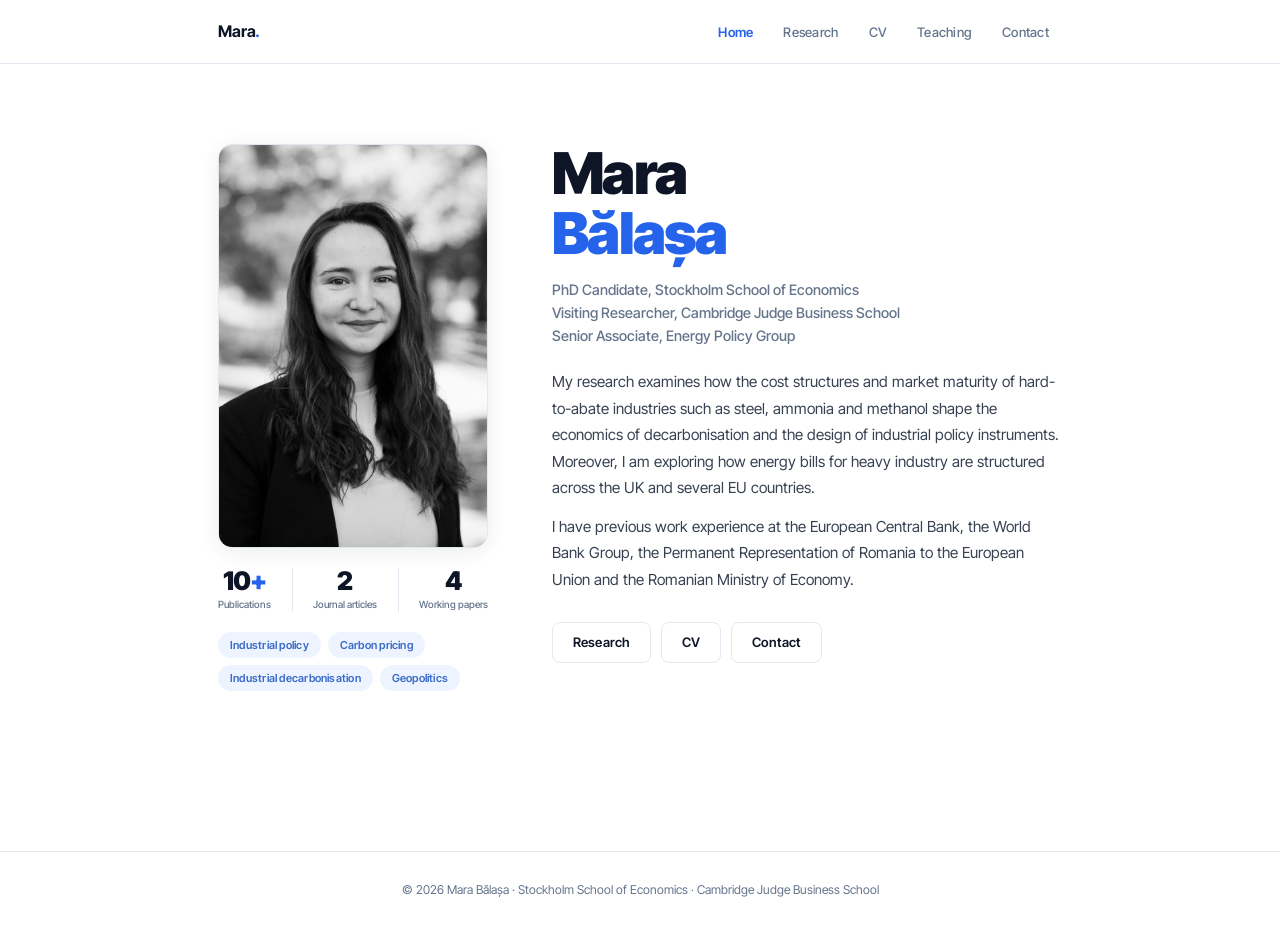
<file: index.html>
<!DOCTYPE html>
<html lang="en">
<head>
  <!-- Google Analytics -->
  <script async src="https://www.googletagmanager.com/gtag/js?id=G-THQWLVJSH7"></script>
  <script>
    window.dataLayer = window.dataLayer || [];
    function gtag(){dataLayer.push(arguments);}
    gtag('js', new Date());
    gtag('config', 'G-THQWLVJSH7');
  </script>
  <meta charset="UTF-8" />
  <meta name="viewport" content="width=device-width, initial-scale=1.0" />
  <title>Mara Bălașa — Academic Portfolio</title>
  <link rel="stylesheet" href="style.css" />
</head>
<body>

<nav>
  <div class="nav-inner">
    <a class="nav-name" href="index.html">Mara<span>.</span></a>
    <ul class="nav-links">
      <li><a href="index.html" class="active">Home</a></li>
      <li><a href="research.html">Research</a></li>
      <li><a href="cv.html">CV</a></li>
      <li><a href="teaching.html">Teaching</a></li>
      <li><a href="contact.html">Contact</a></li>
    </ul>
  </div>
</nav>

<main>

  <!-- Hero -->
  <div class="hero-wrap">

    <section class="hero">
      <div class="hero-photo-col">
        <img src="photo2-web.jpg" alt="Mara Bălașa" />
        <div class="hero-stats">
          <div class="stat">
            <span class="stat-num">10<em>+</em></span>
            <span class="stat-label">Publications</span>
          </div>
          <div class="stat-divider"></div>
          <div class="stat">
            <span class="stat-num">2</span>
            <span class="stat-label">Journal articles</span>
          </div>
          <div class="stat-divider"></div>
          <div class="stat">
            <span class="stat-num">4</span>
            <span class="stat-label">Working papers</span>
          </div>
        </div>
        <div class="hero-tags">
          <span class="hero-tag hero-tag--policy">Industrial policy</span>
          <span class="hero-tag hero-tag--carbon">Carbon pricing</span>
          <span class="hero-tag hero-tag--decarb">Industrial decarbonisation</span>
          <span class="hero-tag hero-tag--geo">Geopolitics</span>
        </div>
      </div>

      <div class="hero-text">
        <h1>Mara<br/><em>Bălașa</em></h1>
        <p class="hero-role">
          PhD Candidate, Stockholm School of Economics<br/>
          Visiting Researcher, Cambridge Judge Business School<br/>
          Senior Associate, Energy Policy Group
        </p>
        <div class="hero-bio">
          <p>
            My research examines how the cost structures and market maturity of hard-to-abate
            industries such as steel, ammonia and methanol shape the economics of decarbonisation
            and the design of industrial policy instruments. Moreover, I am exploring how energy
            bills for heavy industry are structured across the UK and several EU countries.
          </p>
          <p class="hero-prior">I have previous work experience at the European Central Bank, the World Bank Group, the Permanent Representation of Romania to the European Union and the Romanian Ministry of Economy.</p>
        </div>
        <div class="hero-links">
          <a class="btn btn-primary" href="research.html">Research</a>
          <a class="btn btn-ghost" href="cv.html">CV</a>
          <a class="btn btn-ghost" href="contact.html">Contact</a>
        </div>
      </div>
    </section>
  </div>


</main>

<footer>
  &copy; 2026 Mara Bălașa &middot; Stockholm School of Economics &middot; Cambridge Judge Business School
</footer>

<script src="script.js"></script>
</body>
</html>
</file>
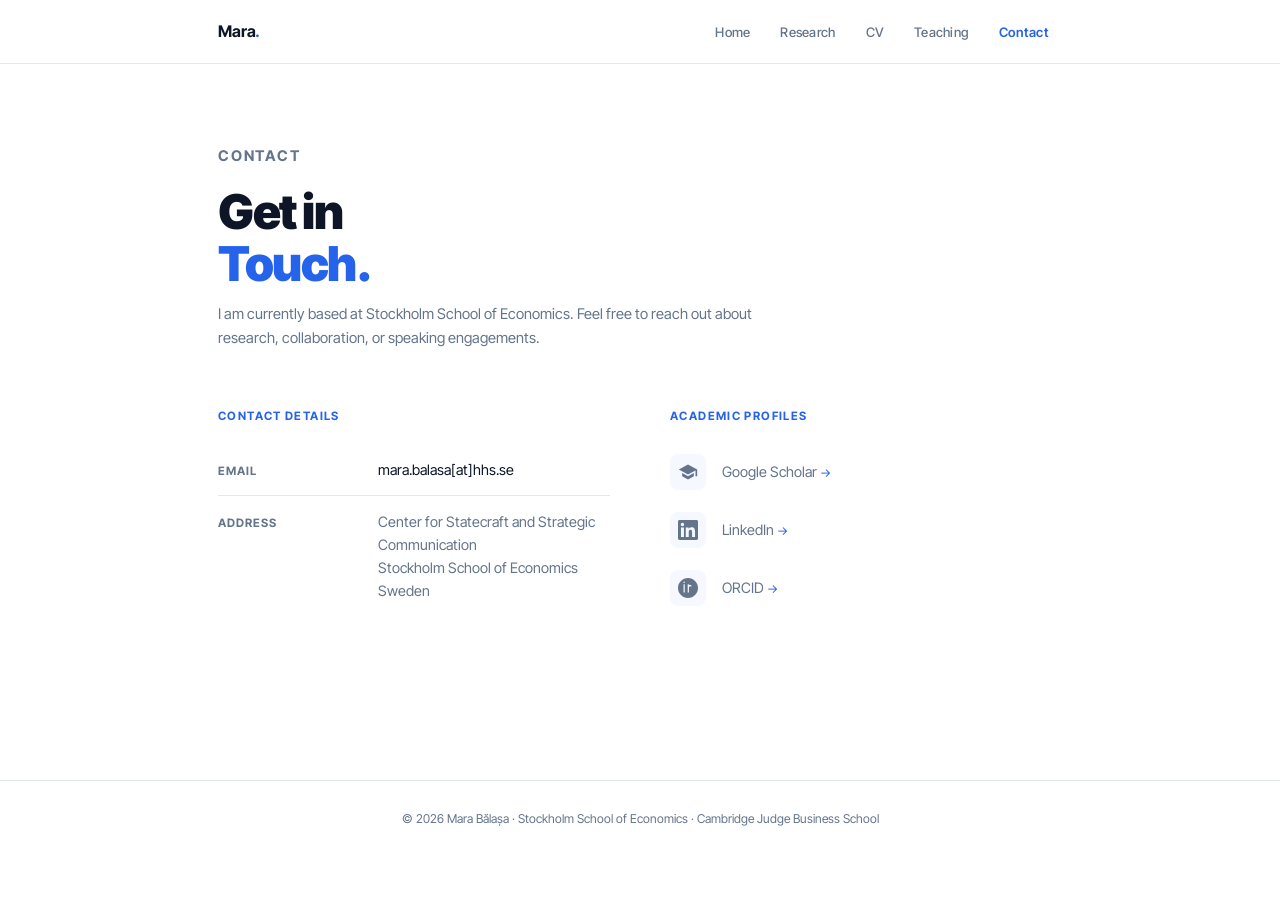
<file: contact.html>
<!DOCTYPE html>
<html lang="en">
<head>
  <!-- Google Analytics -->
  <script async src="https://www.googletagmanager.com/gtag/js?id=G-THQWLVJSH7"></script>
  <script>
    window.dataLayer = window.dataLayer || [];
    function gtag(){dataLayer.push(arguments);}
    gtag('js', new Date());
    gtag('config', 'G-THQWLVJSH7');
  </script>
  <meta charset="UTF-8" />
  <meta name="viewport" content="width=device-width, initial-scale=1.0" />
  <title>Contact — Mara Bălașa</title>
  <link rel="stylesheet" href="style.css" />
</head>
<body>

<nav>
  <div class="nav-inner">
    <a class="nav-name" href="index.html">Mara<span>.</span></a>
    <ul class="nav-links">
      <li><a href="index.html">Home</a></li>
      <li><a href="research.html">Research</a></li>
      <li><a href="cv.html">CV</a></li>
      <li><a href="teaching.html">Teaching</a></li>
      <li><a href="contact.html" class="active">Contact</a></li>
    </ul>
  </div>
</nav>

<main>

  <div class="page-heading" data-animate>
    <p class="label">Contact</p>
    <h1>Get in<br/><em>Touch.</em></h1>
    <p>
      I am currently based at Stockholm School of Economics.
      Feel free to reach out about research, collaboration, or speaking engagements.
    </p>
  </div>

  <!-- Contact details + Academic profiles side by side -->
  <div class="contact-columns">

    <section class="contact-block" data-animate data-delay="1">
      <p class="label">Contact Details</p>

      <div class="contact-row">
        <span class="contact-label">Email</span>
        <span>mara.balasa[at]hhs.se</span>
      </div>
      <div class="contact-row" style="border-bottom:none;">
        <span class="contact-label">Address</span>
        <span style="color:var(--muted); line-height:1.6;">
          Center for Statecraft and Strategic Communication<br/>
          Stockholm School of Economics<br/>
          Sweden
        </span>
      </div>
    </section>

    <section class="contact-block" data-animate data-delay="2">
      <p class="label">Academic Profiles</p>

      <div class="profile-links">
        <a class="profile-link-row" href="https://scholar.google.com/citations?user=6_BH6h4AAAAJ&hl=en" target="_blank" rel="noopener">
          <span class="profile-icon" aria-label="Google Scholar">
            <!-- Google Scholar graduation cap -->
            <svg xmlns="http://www.w3.org/2000/svg" viewBox="0 0 24 24" fill="currentColor" width="20" height="20"><path d="M12 3L1 9l11 6 9-4.91V17h2V9L12 3zM5 13.18v4L12 21l7-3.82v-4L12 17l-7-3.82z"/></svg>
          </span>
          <span class="profile-link-name">Google Scholar <span class="profile-arrow">&rarr;</span></span>
        </a>
        <a class="profile-link-row" href="https://www.linkedin.com/in/mara-balasa/" target="_blank" rel="noopener">
          <span class="profile-icon" aria-label="LinkedIn">
            <svg xmlns="http://www.w3.org/2000/svg" viewBox="0 0 24 24" fill="currentColor" width="20" height="20"><path d="M20.447 20.452h-3.554v-5.569c0-1.328-.027-3.037-1.852-3.037-1.853 0-2.136 1.445-2.136 2.939v5.667H9.351V9h3.414v1.561h.046c.477-.9 1.637-1.85 3.37-1.85 3.601 0 4.267 2.37 4.267 5.455v6.286zM5.337 7.433a2.062 2.062 0 01-2.063-2.065 2.064 2.064 0 112.063 2.065zm1.782 13.019H3.555V9h3.564v11.452zM22.225 0H1.771C.792 0 0 .774 0 1.729v20.542C0 23.227.792 24 1.771 24h20.451C23.2 24 24 23.227 24 22.271V1.729C24 .774 23.2 0 22.222 0h.003z"/></svg>
          </span>
          <span class="profile-link-name">LinkedIn <span class="profile-arrow">&rarr;</span></span>
        </a>
        <a class="profile-link-row" href="https://orcid.org/0009-0009-5991-3051" target="_blank" rel="noopener">
          <span class="profile-icon" aria-label="ORCID">
            <svg xmlns="http://www.w3.org/2000/svg" viewBox="0 0 256 256" fill="currentColor" width="20" height="20"><path d="M128 0C57.3 0 0 57.3 0 128s57.3 128 128 128 128-57.3 128-128S198.7 0 128 0zM86.3 186.2H70.9V79.1h15.4v107.1zm-7.7-122c-5.4 0-9.7-4.3-9.7-9.7s4.3-9.7 9.7-9.7 9.7 4.3 9.7 9.7-4.3 9.7-9.7 9.7zm113.6 122h-15.4v-52c0-12.4-.2-28.4-17.3-28.4-17.3 0-20 13.5-20 27.4v53h-15.4V79.1h14.8v14.7h.2c2.1-3.9 7.1-8 14.6-8 15.6 0 18.5 10.3 18.5 23.6v76.8z"/></svg>
          </span>
          <span class="profile-link-name">ORCID <span class="profile-arrow">&rarr;</span></span>
        </a>
      </div>
    </section>

  </div>

</main>

<footer>
  &copy; 2026 Mara Bălașa &middot; Stockholm School of Economics &middot; Cambridge Judge Business School
</footer>

<script src="script.js"></script>
</body>
</html>
</file>
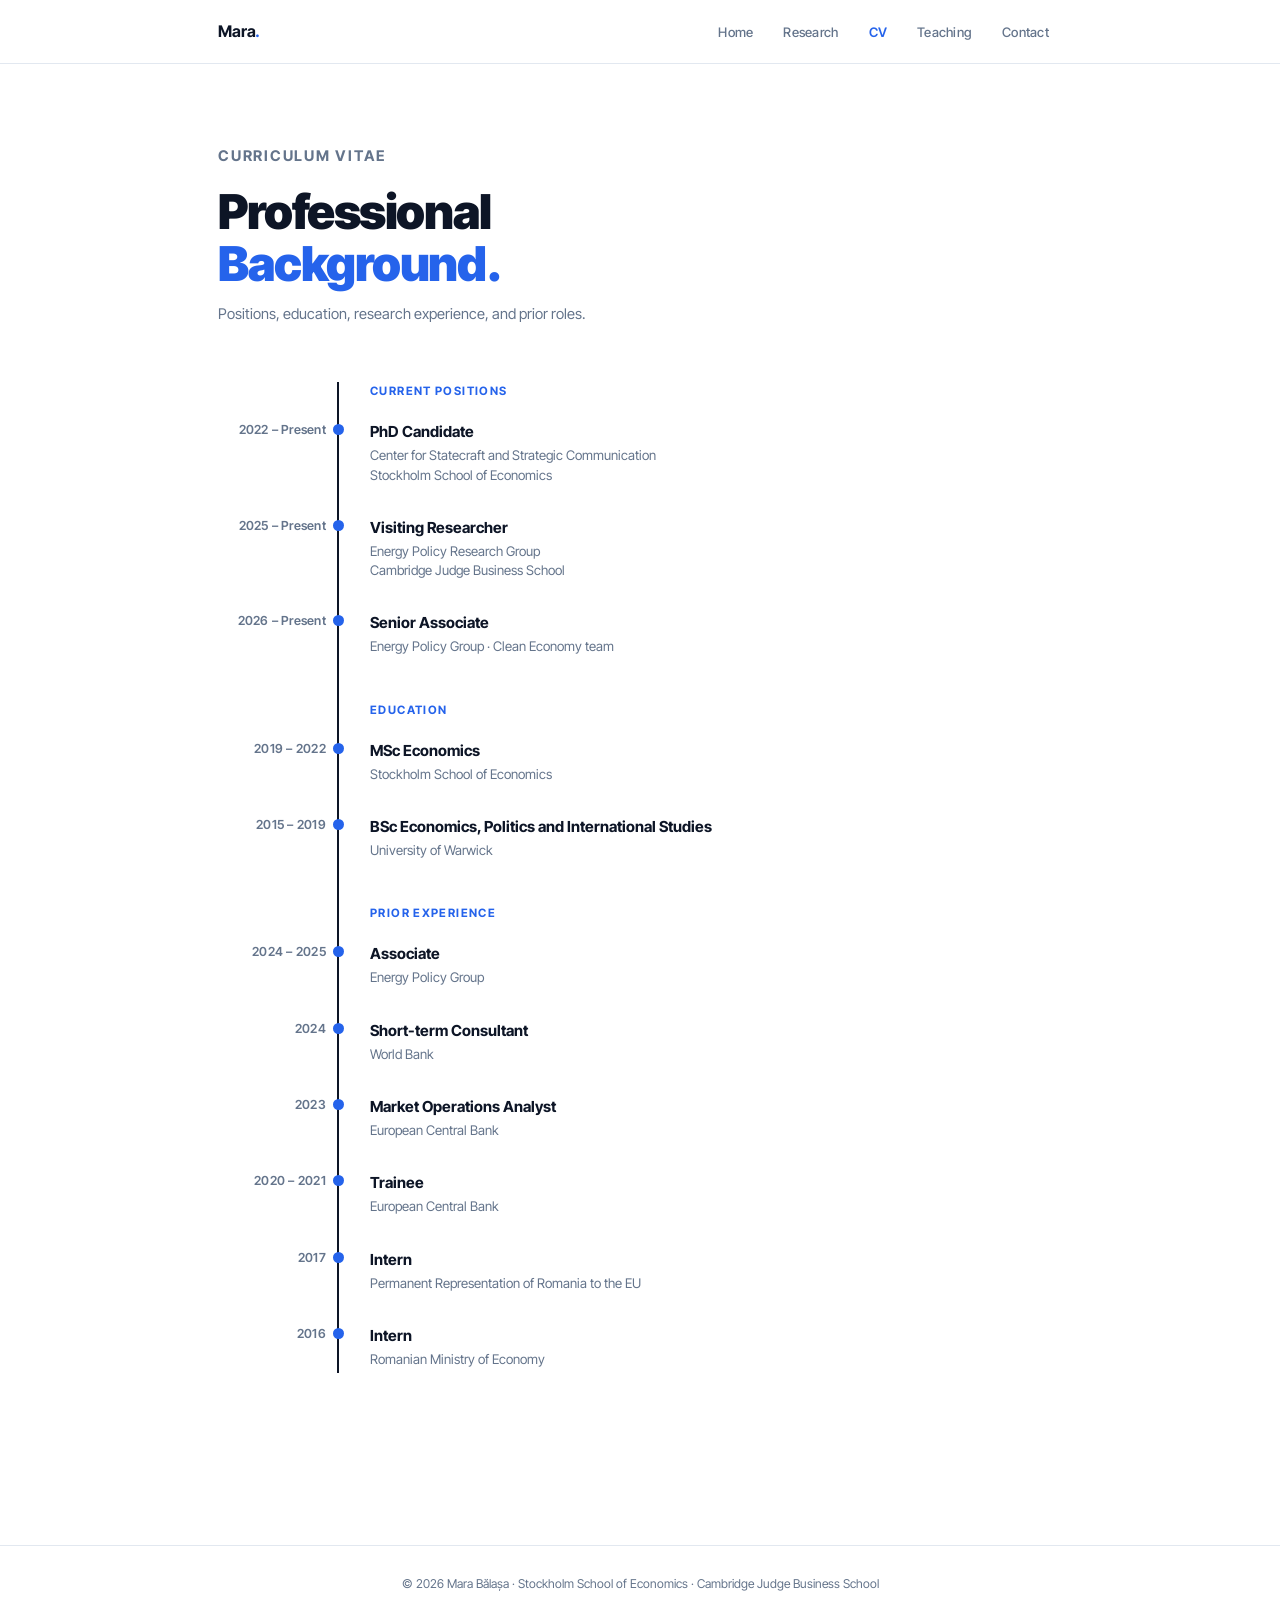
<file: cv.html>
<!DOCTYPE html>
<html lang="en">
<head>
  <!-- Google Analytics -->
  <script async src="https://www.googletagmanager.com/gtag/js?id=G-THQWLVJSH7"></script>
  <script>
    window.dataLayer = window.dataLayer || [];
    function gtag(){dataLayer.push(arguments);}
    gtag('js', new Date());
    gtag('config', 'G-THQWLVJSH7');
  </script>
  <meta charset="UTF-8" />
  <meta name="viewport" content="width=device-width, initial-scale=1.0" />
  <title>CV — Mara Bălașa</title>
  <link rel="stylesheet" href="style.css" />
</head>
<body>

<nav>
  <div class="nav-inner">
    <a class="nav-name" href="index.html">Mara<span>.</span></a>
    <ul class="nav-links">
      <li><a href="index.html">Home</a></li>
      <li><a href="research.html">Research</a></li>
      <li><a href="cv.html" class="active">CV</a></li>
      <li><a href="teaching.html">Teaching</a></li>
      <li><a href="contact.html">Contact</a></li>
    </ul>
  </div>
</nav>

<main>

  <div class="page-heading" data-animate>
    <p class="label">Curriculum Vitae</p>
    <h1>Professional<br/><em>Background.</em></h1>
    <p>Positions, education, research experience, and prior roles.</p>
  </div>

  <!-- Timeline -->
  <div class="tl-track" data-animate data-delay="1">

    <div class="tl-section-label">Current Positions</div>

    <div class="tl-entry">
      <div class="tl-year">2022 – Present</div>
      <div class="tl-dot-col"><span class="tl-dot"></span></div>
      <div class="tl-body">
        <h3>PhD Candidate</h3>
        <p>Center for Statecraft and Strategic Communication<br/>Stockholm School of Economics</p>
      </div>
    </div>
    <div class="tl-entry">
      <div class="tl-year">2025 – Present</div>
      <div class="tl-dot-col"><span class="tl-dot"></span></div>
      <div class="tl-body">
        <h3>Visiting Researcher</h3>
        <p>Energy Policy Research Group<br/>Cambridge Judge Business School</p>
      </div>
    </div>
    <div class="tl-entry">
      <div class="tl-year">2026 – Present</div>
      <div class="tl-dot-col"><span class="tl-dot"></span></div>
      <div class="tl-body">
        <h3>Senior Associate</h3>
        <p>Energy Policy Group &middot; Clean Economy team</p>
      </div>
    </div>

    <div class="tl-section-label">Education</div>

    <div class="tl-entry">
      <div class="tl-year">2019 – 2022</div>
      <div class="tl-dot-col"><span class="tl-dot"></span></div>
      <div class="tl-body">
        <h3>MSc Economics</h3>
        <p>Stockholm School of Economics</p>
      </div>
    </div>
    <div class="tl-entry">
      <div class="tl-year">2015 – 2019</div>
      <div class="tl-dot-col"><span class="tl-dot"></span></div>
      <div class="tl-body">
        <h3>BSc Economics, Politics and International Studies</h3>
        <p>University of Warwick</p>
      </div>
    </div>

    <div class="tl-section-label">Prior Experience</div>

    <div class="tl-entry">
      <div class="tl-year">2024 – 2025</div>
      <div class="tl-dot-col"><span class="tl-dot"></span></div>
      <div class="tl-body">
        <h3>Associate</h3>
        <p>Energy Policy Group</p>
      </div>
    </div>
    <div class="tl-entry">
      <div class="tl-year">2024</div>
      <div class="tl-dot-col"><span class="tl-dot"></span></div>
      <div class="tl-body">
        <h3>Short-term Consultant</h3>
        <p>World Bank</p>
      </div>
    </div>
    <div class="tl-entry">
      <div class="tl-year">2023</div>
      <div class="tl-dot-col"><span class="tl-dot"></span></div>
      <div class="tl-body">
        <h3>Market Operations Analyst</h3>
        <p>European Central Bank</p>
      </div>
    </div>
    <div class="tl-entry">
      <div class="tl-year">2020 – 2021</div>
      <div class="tl-dot-col"><span class="tl-dot"></span></div>
      <div class="tl-body">
        <h3>Trainee</h3>
        <p>European Central Bank</p>
      </div>
    </div>
    <div class="tl-entry">
      <div class="tl-year">2017</div>
      <div class="tl-dot-col"><span class="tl-dot"></span></div>
      <div class="tl-body">
        <h3>Intern</h3>
        <p>Permanent Representation of Romania to the EU</p>
      </div>
    </div>
    <div class="tl-entry">
      <div class="tl-year">2016</div>
      <div class="tl-dot-col"><span class="tl-dot"></span></div>
      <div class="tl-body">
        <h3>Intern</h3>
        <p>Romanian Ministry of Economy</p>
      </div>
    </div>

  </div>

</main>

<footer>
  &copy; 2026 Mara Bălașa &middot; Stockholm School of Economics &middot; Cambridge Judge Business School
</footer>

<script src="script.js"></script>
</body>
</html>
</file>
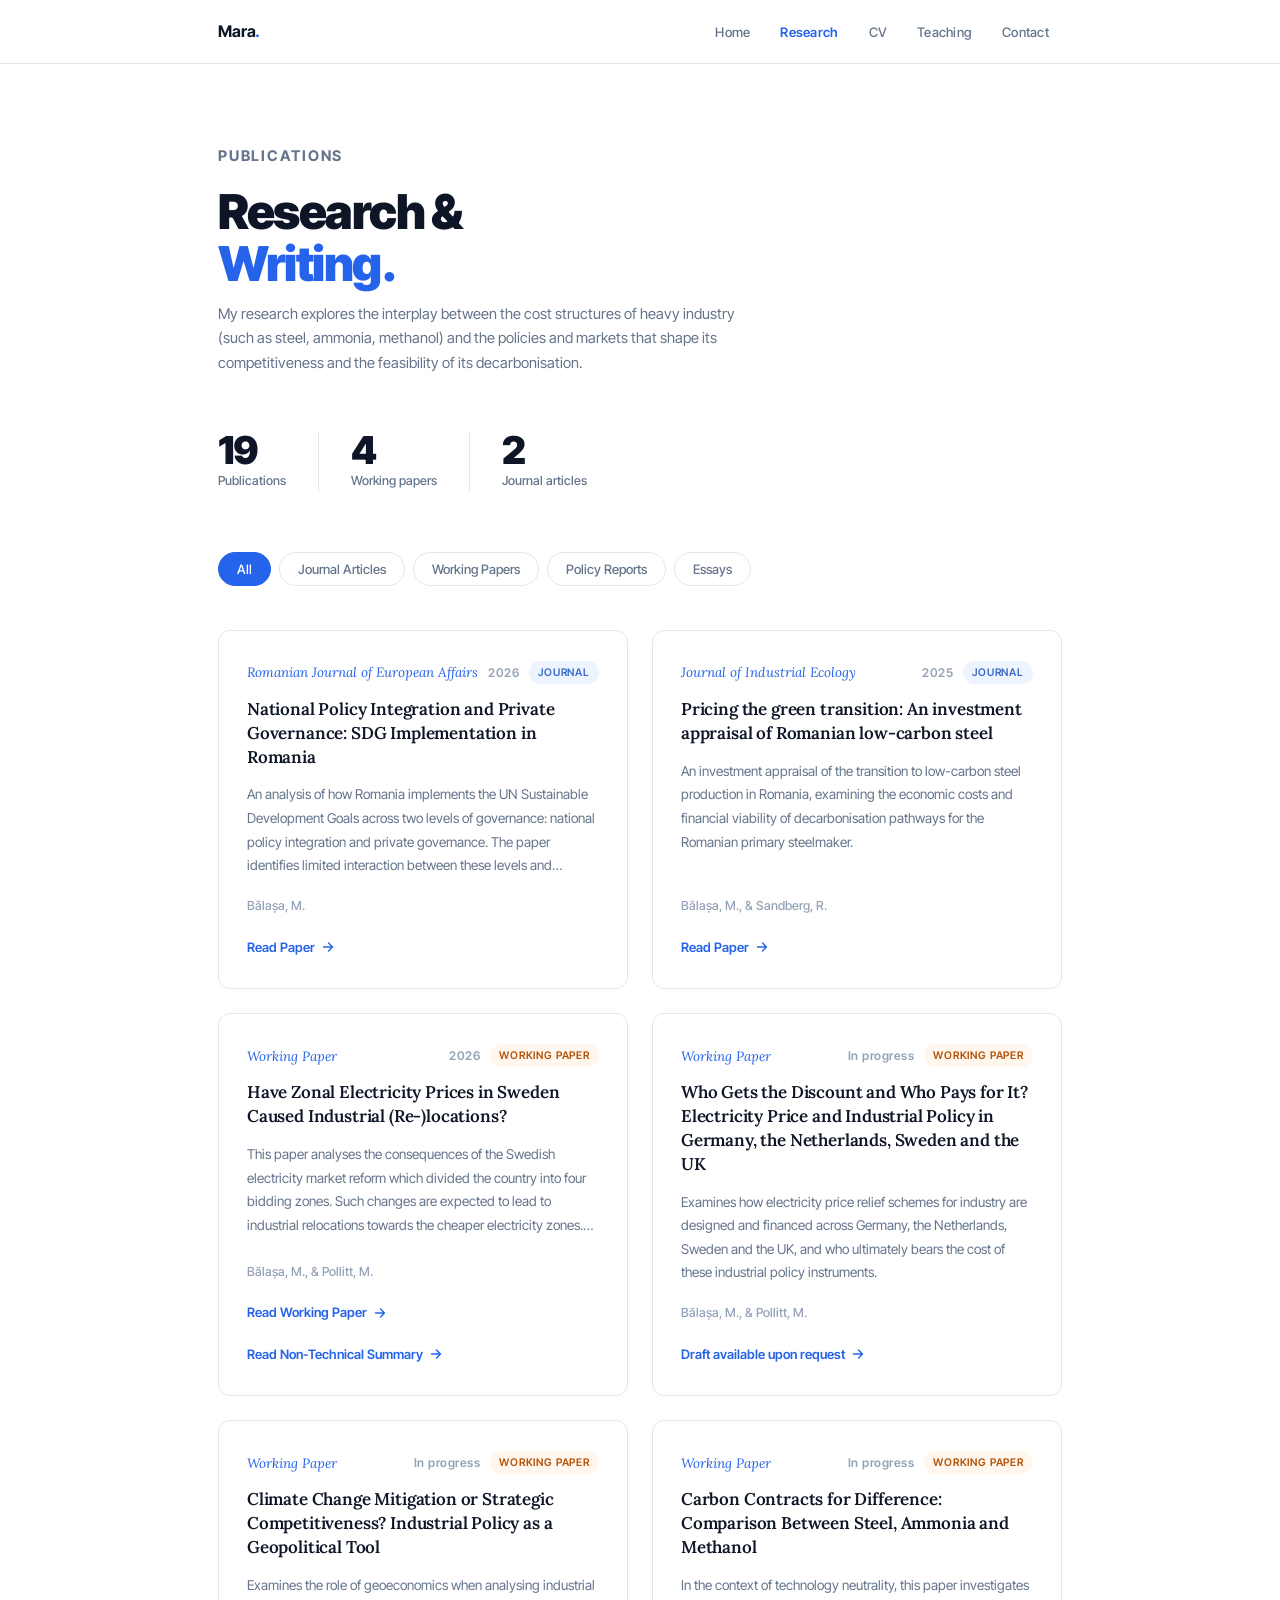
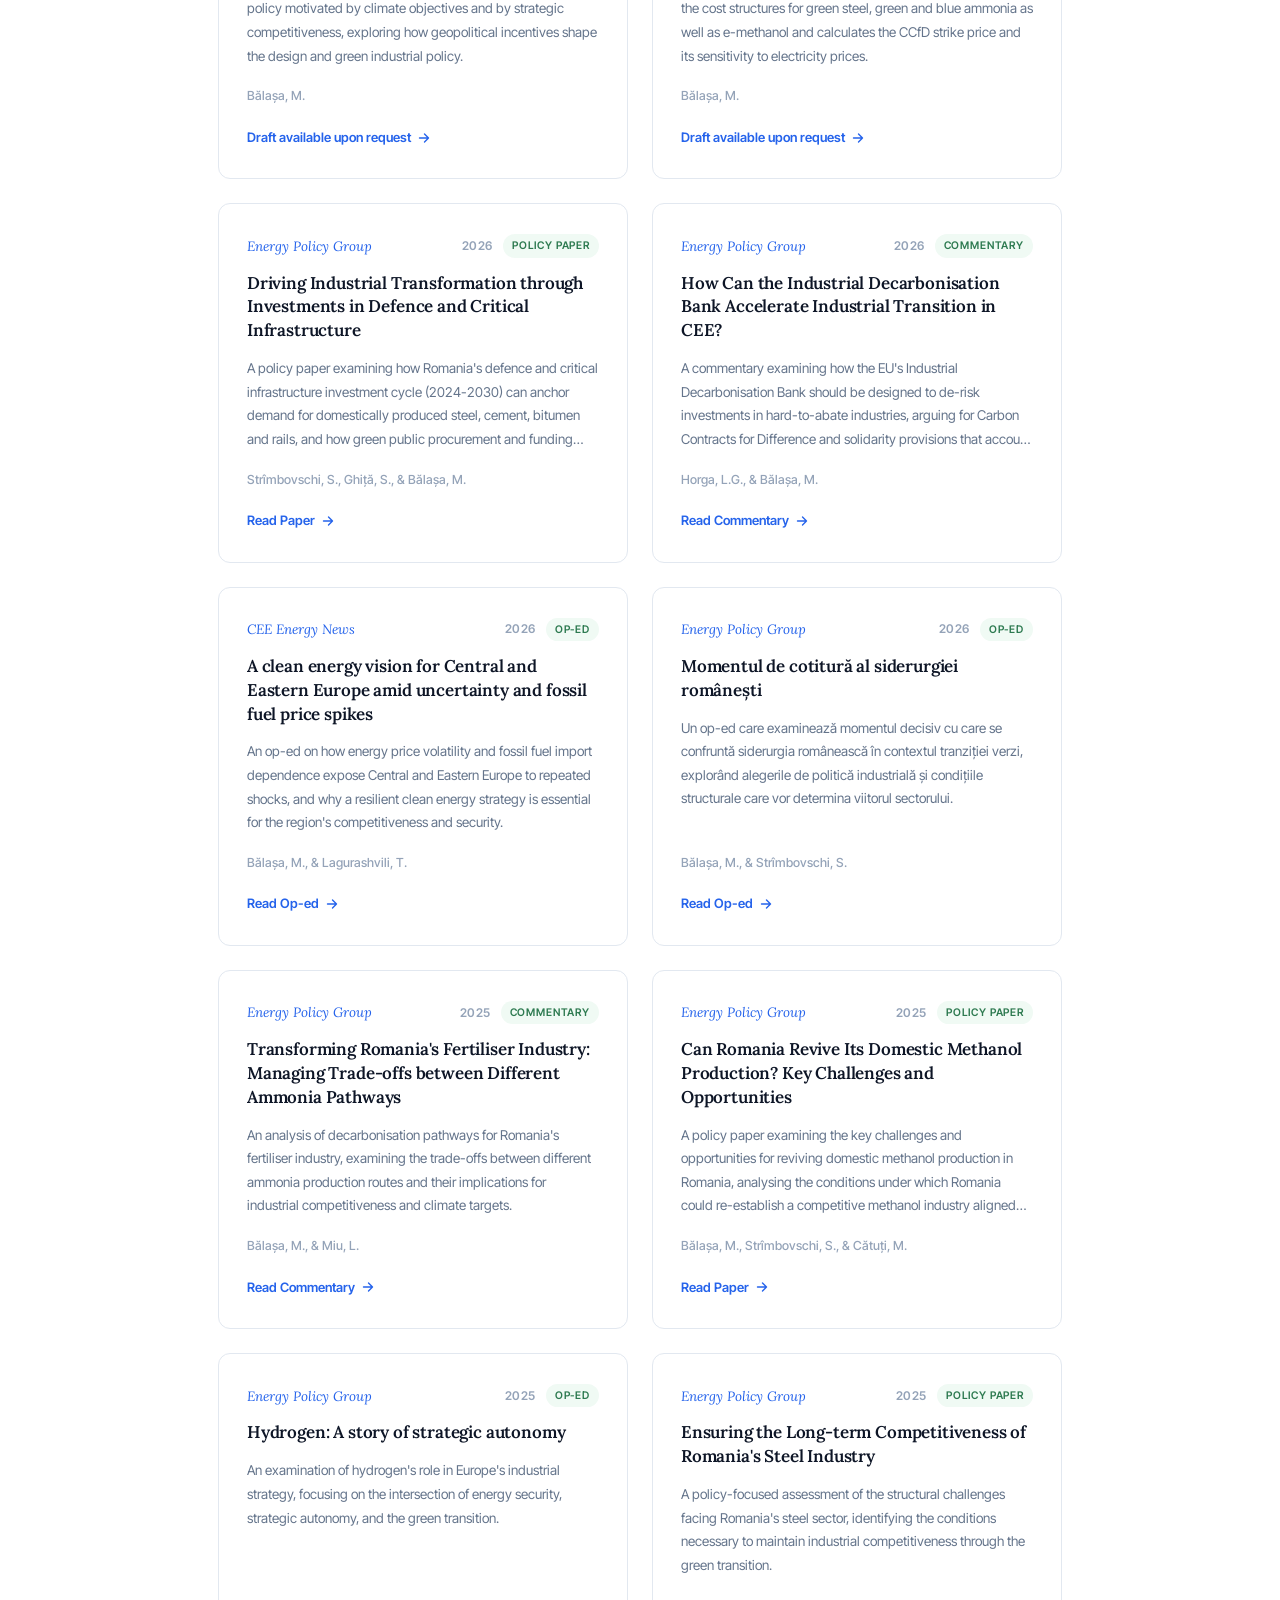
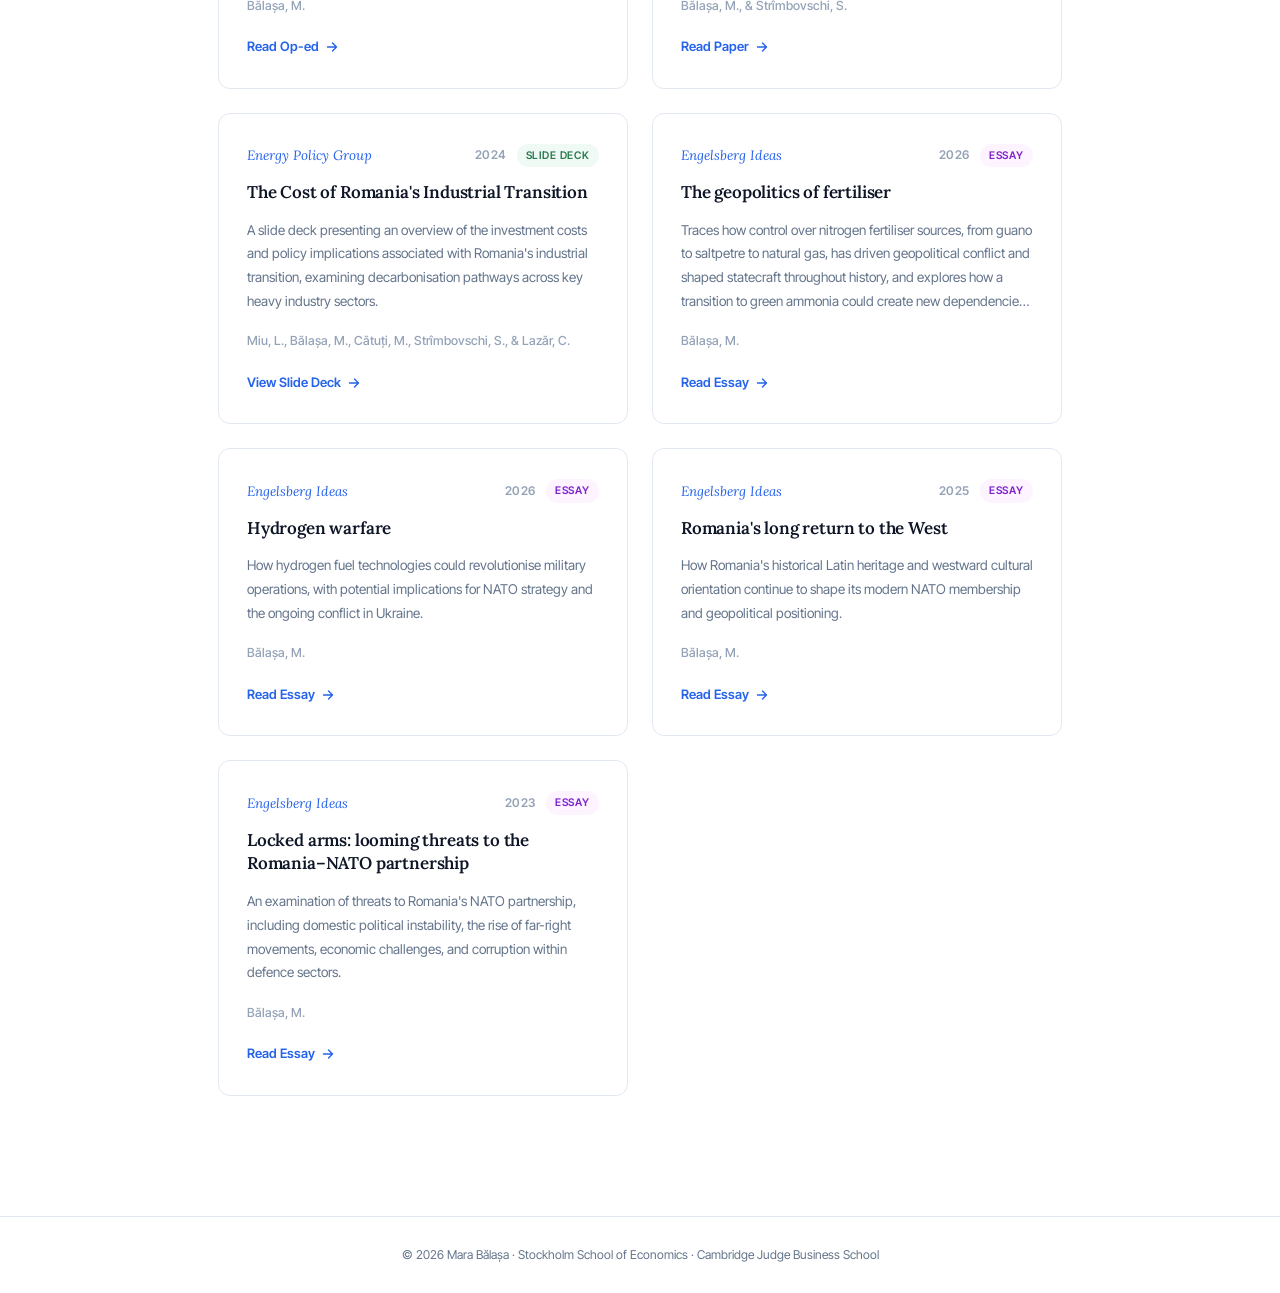
<file: research.html>
<!DOCTYPE html>
<html lang="en">
<head>
  <!-- Google Analytics -->
  <script async src="https://www.googletagmanager.com/gtag/js?id=G-THQWLVJSH7"></script>
  <script>
    window.dataLayer = window.dataLayer || [];
    function gtag(){dataLayer.push(arguments);}
    gtag('js', new Date());
    gtag('config', 'G-THQWLVJSH7');
  </script>
  <meta charset="UTF-8" />
  <meta name="viewport" content="width=device-width, initial-scale=1.0" />
  <title>Research — Mara Bălașa</title>
  <link rel="stylesheet" href="style.css" />
</head>
<body>

<nav>
  <div class="nav-inner">
    <a class="nav-name" href="index.html">Mara<span>.</span></a>
    <ul class="nav-links">
      <li><a href="index.html">Home</a></li>
      <li><a href="research.html" class="active">Research</a></li>
      <li><a href="cv.html">CV</a></li>
      <li><a href="teaching.html">Teaching</a></li>
      <li><a href="contact.html">Contact</a></li>
    </ul>
  </div>
</nav>

<main>

  <div class="page-heading" data-animate>
    <p class="label">Publications</p>
    <h1>Research &amp;<br/><em>Writing.</em></h1>
    <p>
      My research explores the interplay between the cost structures of heavy industry
      (such as steel, ammonia, methanol) and the policies and markets that shape its
      competitiveness and the feasibility of its decarbonisation.
    </p>
  </div>

  <!-- Stat strip -->
  <div class="stat-strip" data-animate data-delay="1">
    <div class="stat">
      <span class="stat-num">19</span>
      <span class="stat-label">Publications</span>
    </div>
    <div class="stat-divider"></div>
    <div class="stat">
      <span class="stat-num">4</span>
      <span class="stat-label">Working papers</span>
    </div>
    <div class="stat-divider"></div>
    <div class="stat">
      <span class="stat-num">2</span>
      <span class="stat-label">Journal articles</span>
    </div>
  </div>

  <!-- Filter -->
  <div class="papers__filter" id="papersFilter" data-animate data-delay="2">
    <button class="filter-btn active" data-filter="all">All</button>
    <button class="filter-btn" data-filter="journal">Journal Articles</button>
    <button class="filter-btn" data-filter="working">Working Papers</button>
    <button class="filter-btn" data-filter="chapter">Policy Reports</button>
    <button class="filter-btn" data-filter="notebook">Essays</button>
  </div>

  <!-- Cards -->
  <div class="papers__grid" id="papersGrid">

    <!-- Journal Articles -->
    <article class="paper-card" data-type="journal" data-animate data-delay="1">
      <div class="paper-card__meta">
        <span class="paper-card__venue">Romanian Journal of European Affairs</span>
        <span class="paper-card__year">2026</span>
        <span class="paper-card__type paper-card__type--journal">Journal</span>
      </div>
      <h3 class="paper-card__title">
        National Policy Integration and Private Governance: SDG Implementation in Romania
      </h3>
      <p class="paper-card__abstract">
        An analysis of how Romania implements the UN Sustainable Development Goals across
        two levels of governance: national policy integration and private governance. The
        paper identifies limited interaction between these levels and examines policy
        coherence challenges through a case study of SDG 13 on climate action.
      </p>
      <div class="paper-card__authors">Bălașa, M.</div>
      <a href="https://rjea.ier.gov.ro/wp-content/uploads/2026/06/RJEA-vol-26-no1_June-2026-Article-1.pdf" class="paper-card__link" target="_blank" rel="noopener noreferrer">
        Read Paper
        <svg width="14" height="14" viewBox="0 0 14 14" fill="none">
          <path d="M2.5 7h9M7.5 3l4 4-4 4" stroke="currentColor" stroke-width="1.4" stroke-linecap="round" stroke-linejoin="round"/>
        </svg>
      </a>
    </article>

    <article class="paper-card" data-type="journal" data-animate data-delay="2">
      <div class="paper-card__meta">
        <span class="paper-card__venue">Journal of Industrial Ecology</span>
        <span class="paper-card__year">2025</span>
        <span class="paper-card__type paper-card__type--journal">Journal</span>
      </div>
      <h3 class="paper-card__title">
        Pricing the green transition: An investment appraisal of Romanian low-carbon steel
      </h3>
      <p class="paper-card__abstract">
        An investment appraisal of the transition to low-carbon steel production in Romania,
        examining the economic costs and financial viability of decarbonisation pathways
        for the Romanian primary steelmaker.
      </p>
      <div class="paper-card__authors">Bălașa, M., &amp; Sandberg, R.</div>
      <a href="https://doi.org/10.1111/jiec.70054" class="paper-card__link" target="_blank" rel="noopener noreferrer">
        Read Paper
        <svg width="14" height="14" viewBox="0 0 14 14" fill="none">
          <path d="M2.5 7h9M7.5 3l4 4-4 4" stroke="currentColor" stroke-width="1.4" stroke-linecap="round" stroke-linejoin="round"/>
        </svg>
      </a>
    </article>

    <!-- Working Papers -->
    <article class="paper-card" data-type="working" data-animate data-delay="1">
      <div class="paper-card__meta">
        <span class="paper-card__venue">Working Paper</span>
        <span class="paper-card__year">2026</span>
        <span class="paper-card__type paper-card__type--working">Working Paper</span>
      </div>
      <h3 class="paper-card__title">
        Have Zonal Electricity Prices in Sweden Caused Industrial (Re-)locations?
      </h3>
      <p class="paper-card__abstract">
        This paper analyses the consequences of the Swedish electricity market reform which
        divided the country into four bidding zones. Such changes are expected to lead to
        industrial relocations towards the cheaper electricity zones. We examine the macro
        and micro levels of this reconfiguration using regional and firm-level data.
      </p>
      <div class="paper-card__authors">Bălașa, M., &amp; Pollitt, M.</div>
      <a href="https://www.jbs.cam.ac.uk/wp-content/uploads/2026/04/eprg-wp2602.pdf" class="paper-card__link" target="_blank" rel="noopener noreferrer">
        Read Working Paper
        <svg width="14" height="14" viewBox="0 0 14 14" fill="none">
          <path d="M2.5 7h9M7.5 3l4 4-4 4" stroke="currentColor" stroke-width="1.4" stroke-linecap="round" stroke-linejoin="round"/>
        </svg>
      </a>
      <a href="https://www.jbs.cam.ac.uk/wp-content/uploads/2026/04/eprg-nts2602.pdf" class="paper-card__link" target="_blank" rel="noopener noreferrer">
        Read Non-Technical Summary
        <svg width="14" height="14" viewBox="0 0 14 14" fill="none">
          <path d="M2.5 7h9M7.5 3l4 4-4 4" stroke="currentColor" stroke-width="1.4" stroke-linecap="round" stroke-linejoin="round"/>
        </svg>
      </a>
    </article>

    <article class="paper-card" data-type="working" data-animate data-delay="2">
      <div class="paper-card__meta">
        <span class="paper-card__venue">Working Paper</span>
        <span class="paper-card__year">In progress</span>
        <span class="paper-card__type paper-card__type--working">Working Paper</span>
      </div>
      <h3 class="paper-card__title">
        Who Gets the Discount and Who Pays for It? Electricity Price and Industrial Policy in Germany, the Netherlands, Sweden and the UK
      </h3>
      <p class="paper-card__abstract">
        Examines how electricity price relief schemes for industry are designed and financed
        across Germany, the Netherlands, Sweden and the UK, and who ultimately bears the cost
        of these industrial policy instruments.
      </p>
      <div class="paper-card__authors">Bălașa, M., &amp; Pollitt, M.</div>
      <a href="#" class="paper-card__link">
        Draft available upon request
        <svg width="14" height="14" viewBox="0 0 14 14" fill="none">
          <path d="M2.5 7h9M7.5 3l4 4-4 4" stroke="currentColor" stroke-width="1.4" stroke-linecap="round" stroke-linejoin="round"/>
        </svg>
      </a>
    </article>

    <article class="paper-card" data-type="working" data-animate data-delay="3">
      <div class="paper-card__meta">
        <span class="paper-card__venue">Working Paper</span>
        <span class="paper-card__year">In progress</span>
        <span class="paper-card__type paper-card__type--working">Working Paper</span>
      </div>
      <h3 class="paper-card__title">
        Climate Change Mitigation or Strategic Competitiveness? Industrial Policy as a Geopolitical Tool
      </h3>
      <p class="paper-card__abstract">
        Examines the role of geoeconomics when analysing industrial policy motivated by
        climate objectives and by strategic competitiveness, exploring how geopolitical
        incentives shape the design and green industrial policy.
      </p>
      <div class="paper-card__authors">Bălașa, M.</div>
      <a href="#" class="paper-card__link">
        Draft available upon request
        <svg width="14" height="14" viewBox="0 0 14 14" fill="none">
          <path d="M2.5 7h9M7.5 3l4 4-4 4" stroke="currentColor" stroke-width="1.4" stroke-linecap="round" stroke-linejoin="round"/>
        </svg>
      </a>
    </article>

    <article class="paper-card" data-type="working" data-animate data-delay="4">
      <div class="paper-card__meta">
        <span class="paper-card__venue">Working Paper</span>
        <span class="paper-card__year">In progress</span>
        <span class="paper-card__type paper-card__type--working">Working Paper</span>
      </div>
      <h3 class="paper-card__title">
        Carbon Contracts for Difference: Comparison Between Steel, Ammonia and Methanol
      </h3>
      <p class="paper-card__abstract">
        In the context of technology neutrality, this paper investigates the cost structures
        for green steel, green and blue ammonia as well as e-methanol and calculates the CCfD
        strike price and its sensitivity to electricity prices.
      </p>
      <div class="paper-card__authors">Bălașa, M.</div>
      <a href="#" class="paper-card__link">
        Draft available upon request
        <svg width="14" height="14" viewBox="0 0 14 14" fill="none">
          <path d="M2.5 7h9M7.5 3l4 4-4 4" stroke="currentColor" stroke-width="1.4" stroke-linecap="round" stroke-linejoin="round"/>
        </svg>
      </a>
    </article>

    <!-- Policy Reports -->
    <article class="paper-card" data-type="chapter" data-animate data-delay="1">
      <div class="paper-card__meta">
        <span class="paper-card__venue">Energy Policy Group</span>
        <span class="paper-card__year">2026</span>
        <span class="paper-card__type paper-card__type--chapter">Policy Paper</span>
      </div>
      <h3 class="paper-card__title">
        Driving Industrial Transformation through Investments in Defence and Critical Infrastructure
      </h3>
      <p class="paper-card__abstract">
        A policy paper examining how Romania's defence and critical infrastructure investment
        cycle (2024-2030) can anchor demand for domestically produced steel, cement, bitumen
        and rails, and how green public procurement and funding conditionalities could help
        revive the country's industrial base.
      </p>
      <div class="paper-card__authors">Strîmbovschi, S., Ghiță, S., &amp; Bălașa, M.</div>
      <a href="https://www.epg-thinktank.org/wp-content/uploads/2026/11/EPG-Policy-Paper-Driving-Industrial-Transformation-through-Investments-in-Defence-and-Critical-Infrastructure.pdf" class="paper-card__link" target="_blank" rel="noopener noreferrer">
        Read Paper
        <svg width="14" height="14" viewBox="0 0 14 14" fill="none">
          <path d="M2.5 7h9M7.5 3l4 4-4 4" stroke="currentColor" stroke-width="1.4" stroke-linecap="round" stroke-linejoin="round"/>
        </svg>
      </a>
    </article>

    <article class="paper-card" data-type="chapter" data-animate data-delay="2">
      <div class="paper-card__meta">
        <span class="paper-card__venue">Energy Policy Group</span>
        <span class="paper-card__year">2026</span>
        <span class="paper-card__type paper-card__type--chapter">Commentary</span>
      </div>
      <h3 class="paper-card__title">
        How Can the Industrial Decarbonisation Bank Accelerate Industrial Transition in CEE?
      </h3>
      <p class="paper-card__abstract">
        A commentary examining how the EU's Industrial Decarbonisation Bank should be designed
        to de-risk investments in hard-to-abate industries, arguing for Carbon Contracts for
        Difference and solidarity provisions that account for the structurally different risk
        profile of Central and Eastern European countries.
      </p>
      <div class="paper-card__authors">Horga, L.G., &amp; Bălașa, M.</div>
      <a href="https://www.epg-thinktank.org/wp-content/uploads/2026/07/EPG-Commentary_Industrial-Decarbonisation-Bank_CEE_organised.pdf" class="paper-card__link" target="_blank" rel="noopener noreferrer">
        Read Commentary
        <svg width="14" height="14" viewBox="0 0 14 14" fill="none">
          <path d="M2.5 7h9M7.5 3l4 4-4 4" stroke="currentColor" stroke-width="1.4" stroke-linecap="round" stroke-linejoin="round"/>
        </svg>
      </a>
    </article>

    <article class="paper-card" data-type="chapter" data-animate data-delay="3">
      <div class="paper-card__meta">
        <span class="paper-card__venue">CEE Energy News</span>
        <span class="paper-card__year">2026</span>
        <span class="paper-card__type paper-card__type--chapter">Op-ed</span>
      </div>
      <h3 class="paper-card__title">
        A clean energy vision for Central and Eastern Europe amid uncertainty and fossil fuel price spikes
      </h3>
      <p class="paper-card__abstract">
        An op-ed on how energy price volatility and fossil fuel import dependence expose
        Central and Eastern Europe to repeated shocks, and why a resilient clean energy
        strategy is essential for the region's competitiveness and security.
      </p>
      <div class="paper-card__authors">Bălașa, M., &amp; Lagurashvili, T.</div>
      <a href="https://ceenergynews.com/voices/clean-energy-central-and-eastern-europe/" class="paper-card__link" target="_blank" rel="noopener noreferrer">
        Read Op-ed
        <svg width="14" height="14" viewBox="0 0 14 14" fill="none">
          <path d="M2.5 7h9M7.5 3l4 4-4 4" stroke="currentColor" stroke-width="1.4" stroke-linecap="round" stroke-linejoin="round"/>
        </svg>
      </a>
    </article>

    <article class="paper-card" data-type="chapter" data-animate data-delay="1">
      <div class="paper-card__meta">
        <span class="paper-card__venue">Energy Policy Group</span>
        <span class="paper-card__year">2026</span>
        <span class="paper-card__type paper-card__type--chapter">Op-ed</span>
      </div>
      <h3 class="paper-card__title">
        Momentul de cotitură al siderurgiei românești
      </h3>
      <p class="paper-card__abstract">
        Un op-ed care examinează momentul decisiv cu care se confruntă siderurgia românească
        în contextul tranziției verzi, explorând alegerile de politică industrială și condițiile
        structurale care vor determina viitorul sectorului.
      </p>
      <div class="paper-card__authors">Bălașa, M., &amp; Strîmbovschi, S.</div>
      <a href="https://www.epg-thinktank.org/wp-content/uploads/2026/03/Op-ed-Momentul-de-cotitura-al-siderurgiei-romanesti_formatat-1.pdf" class="paper-card__link" target="_blank" rel="noopener noreferrer">
        Read Op-ed
        <svg width="14" height="14" viewBox="0 0 14 14" fill="none">
          <path d="M2.5 7h9M7.5 3l4 4-4 4" stroke="currentColor" stroke-width="1.4" stroke-linecap="round" stroke-linejoin="round"/>
        </svg>
      </a>
    </article>

    <article class="paper-card" data-type="chapter" data-animate data-delay="2">
      <div class="paper-card__meta">
        <span class="paper-card__venue">Energy Policy Group</span>
        <span class="paper-card__year">2025</span>
        <span class="paper-card__type paper-card__type--chapter">Commentary</span>
      </div>
      <h3 class="paper-card__title">
        Transforming Romania's Fertiliser Industry: Managing Trade-offs between Different Ammonia Pathways
      </h3>
      <p class="paper-card__abstract">
        An analysis of decarbonisation pathways for Romania's fertiliser industry, examining
        the trade-offs between different ammonia production routes and their implications
        for industrial competitiveness and climate targets.
      </p>
      <div class="paper-card__authors">Bălașa, M., &amp; Miu, L.</div>
      <a href="https://www.epg-thinktank.org/transforming-romanias-fertiliser-industry-managing-trade-offs-between-different-ammonia-pathways/" class="paper-card__link" target="_blank" rel="noopener noreferrer">
        Read Commentary
        <svg width="14" height="14" viewBox="0 0 14 14" fill="none">
          <path d="M2.5 7h9M7.5 3l4 4-4 4" stroke="currentColor" stroke-width="1.4" stroke-linecap="round" stroke-linejoin="round"/>
        </svg>
      </a>
    </article>

    <article class="paper-card" data-type="chapter" data-animate data-delay="3">
      <div class="paper-card__meta">
        <span class="paper-card__venue">Energy Policy Group</span>
        <span class="paper-card__year">2025</span>
        <span class="paper-card__type paper-card__type--chapter">Policy Paper</span>
      </div>
      <h3 class="paper-card__title">
        Can Romania Revive Its Domestic Methanol Production? Key Challenges and Opportunities
      </h3>
      <p class="paper-card__abstract">
        A policy paper examining the key challenges and opportunities for reviving domestic
        methanol production in Romania, analysing the conditions under which Romania could
        re-establish a competitive methanol industry aligned with the green transition.
      </p>
      <div class="paper-card__authors">Bălașa, M., Strîmbovschi, S., &amp; Cătuți, M.</div>
      <a href="https://www.epg-thinktank.org/wp-content/uploads/2025/10/EPG-Policy-Paper_Can-Romania-Revive-Its-Domestic-Methanol-Production_Key-Challenges-and-Opportunities.pdf" class="paper-card__link" target="_blank" rel="noopener noreferrer">
        Read Paper
        <svg width="14" height="14" viewBox="0 0 14 14" fill="none">
          <path d="M2.5 7h9M7.5 3l4 4-4 4" stroke="currentColor" stroke-width="1.4" stroke-linecap="round" stroke-linejoin="round"/>
        </svg>
      </a>
    </article>

    <article class="paper-card" data-type="chapter" data-animate data-delay="1">
      <div class="paper-card__meta">
        <span class="paper-card__venue">Energy Policy Group</span>
        <span class="paper-card__year">2025</span>
        <span class="paper-card__type paper-card__type--chapter">Op-ed</span>
      </div>
      <h3 class="paper-card__title">
        Hydrogen: A story of strategic autonomy
      </h3>
      <p class="paper-card__abstract">
        An examination of hydrogen's role in Europe's industrial strategy, focusing on
        the intersection of energy security, strategic autonomy, and the green transition.
      </p>
      <div class="paper-card__authors">Bălașa, M.</div>
      <a href="https://www.epg-thinktank.org/wp-content/uploads/2025/07/EPG-OP-ED_Hydrogen-A-Story-of-Strategic-Autonomy.pdf" class="paper-card__link" target="_blank" rel="noopener noreferrer">
        Read Op-ed
        <svg width="14" height="14" viewBox="0 0 14 14" fill="none">
          <path d="M2.5 7h9M7.5 3l4 4-4 4" stroke="currentColor" stroke-width="1.4" stroke-linecap="round" stroke-linejoin="round"/>
        </svg>
      </a>
    </article>

    <article class="paper-card" data-type="chapter" data-animate data-delay="2">
      <div class="paper-card__meta">
        <span class="paper-card__venue">Energy Policy Group</span>
        <span class="paper-card__year">2025</span>
        <span class="paper-card__type paper-card__type--chapter">Policy Paper</span>
      </div>
      <h3 class="paper-card__title">
        Ensuring the Long-term Competitiveness of Romania's Steel Industry
      </h3>
      <p class="paper-card__abstract">
        A policy-focused assessment of the structural challenges facing Romania's steel
        sector, identifying the conditions necessary to maintain industrial competitiveness
        through the green transition.
      </p>
      <div class="paper-card__authors">Bălașa, M., &amp; Strîmbovschi, S.</div>
      <a href="https://www.epg-thinktank.org/wp-content/uploads/2025/05/POLICY-PAPER-Romanias-steel-industy.pdf" class="paper-card__link" target="_blank" rel="noopener noreferrer">
        Read Paper
        <svg width="14" height="14" viewBox="0 0 14 14" fill="none">
          <path d="M2.5 7h9M7.5 3l4 4-4 4" stroke="currentColor" stroke-width="1.4" stroke-linecap="round" stroke-linejoin="round"/>
        </svg>
      </a>
    </article>

    <article class="paper-card" data-type="chapter" data-animate data-delay="3">
      <div class="paper-card__meta">
        <span class="paper-card__venue">Energy Policy Group</span>
        <span class="paper-card__year">2024</span>
        <span class="paper-card__type paper-card__type--chapter">Slide Deck</span>
      </div>
      <h3 class="paper-card__title">
        The Cost of Romania's Industrial Transition
      </h3>
      <p class="paper-card__abstract">
        A slide deck presenting an overview of the investment costs and policy implications
        associated with Romania's industrial transition, examining decarbonisation pathways
        across key heavy industry sectors.
      </p>
      <div class="paper-card__authors">Miu, L., Bălașa, M., Cătuți, M., Strîmbovschi, S., &amp; Lazăr, C.</div>
      <a href="https://www.epg-thinktank.org/wp-content/uploads/2024/09/EPG-SLIDE-DECK-The-cost-of-Romanias-Industrial-Transition-30.09.pdf" class="paper-card__link" target="_blank" rel="noopener noreferrer">
        View Slide Deck
        <svg width="14" height="14" viewBox="0 0 14 14" fill="none">
          <path d="M2.5 7h9M7.5 3l4 4-4 4" stroke="currentColor" stroke-width="1.4" stroke-linecap="round" stroke-linejoin="round"/>
        </svg>
      </a>
    </article>

    <!-- Essays -->
    <article class="paper-card" data-type="notebook" data-animate data-delay="1">
      <div class="paper-card__meta">
        <span class="paper-card__venue">Engelsberg Ideas</span>
        <span class="paper-card__year">2026</span>
        <span class="paper-card__type paper-card__type--notebook">Essay</span>
      </div>
      <h3 class="paper-card__title">
        The geopolitics of fertiliser
      </h3>
      <p class="paper-card__abstract">
        Traces how control over nitrogen fertiliser sources, from guano to saltpetre to natural
        gas, has driven geopolitical conflict and shaped statecraft throughout history, and
        explores how a transition to green ammonia could create new dependencies while
        addressing energy security concerns.
      </p>
      <div class="paper-card__authors">Bălașa, M.</div>
      <a href="https://engelsbergideas.com/notebook/the-geopolitics-of-fertiliser/" class="paper-card__link" target="_blank" rel="noopener noreferrer">
        Read Essay
        <svg width="14" height="14" viewBox="0 0 14 14" fill="none">
          <path d="M2.5 7h9M7.5 3l4 4-4 4" stroke="currentColor" stroke-width="1.4" stroke-linecap="round" stroke-linejoin="round"/>
        </svg>
      </a>
    </article>

    <article class="paper-card" data-type="notebook" data-animate data-delay="2">
      <div class="paper-card__meta">
        <span class="paper-card__venue">Engelsberg Ideas</span>
        <span class="paper-card__year">2026</span>
        <span class="paper-card__type paper-card__type--notebook">Essay</span>
      </div>
      <h3 class="paper-card__title">
        Hydrogen warfare
      </h3>
      <p class="paper-card__abstract">
        How hydrogen fuel technologies could revolutionise military operations, with potential
        implications for NATO strategy and the ongoing conflict in Ukraine.
      </p>
      <div class="paper-card__authors">Bălașa, M.</div>
      <a href="https://engelsbergideas.com/notebook/hydrogen-warfare/" class="paper-card__link" target="_blank" rel="noopener noreferrer">
        Read Essay
        <svg width="14" height="14" viewBox="0 0 14 14" fill="none">
          <path d="M2.5 7h9M7.5 3l4 4-4 4" stroke="currentColor" stroke-width="1.4" stroke-linecap="round" stroke-linejoin="round"/>
        </svg>
      </a>
    </article>

    <article class="paper-card" data-type="notebook" data-animate data-delay="3">
      <div class="paper-card__meta">
        <span class="paper-card__venue">Engelsberg Ideas</span>
        <span class="paper-card__year">2025</span>
        <span class="paper-card__type paper-card__type--notebook">Essay</span>
      </div>
      <h3 class="paper-card__title">
        Romania's long return to the West
      </h3>
      <p class="paper-card__abstract">
        How Romania's historical Latin heritage and westward cultural orientation continue
        to shape its modern NATO membership and geopolitical positioning.
      </p>
      <div class="paper-card__authors">Bălașa, M.</div>
      <a href="https://engelsbergideas.com/notebook/romanias-long-return-to-the-west/" class="paper-card__link" target="_blank" rel="noopener noreferrer">
        Read Essay
        <svg width="14" height="14" viewBox="0 0 14 14" fill="none">
          <path d="M2.5 7h9M7.5 3l4 4-4 4" stroke="currentColor" stroke-width="1.4" stroke-linecap="round" stroke-linejoin="round"/>
        </svg>
      </a>
    </article>

    <article class="paper-card" data-type="notebook" data-animate data-delay="4">
      <div class="paper-card__meta">
        <span class="paper-card__venue">Engelsberg Ideas</span>
        <span class="paper-card__year">2023</span>
        <span class="paper-card__type paper-card__type--notebook">Essay</span>
      </div>
      <h3 class="paper-card__title">
        Locked arms: looming threats to the Romania–NATO partnership
      </h3>
      <p class="paper-card__abstract">
        An examination of threats to Romania's NATO partnership, including domestic political
        instability, the rise of far-right movements, economic challenges, and corruption
        within defence sectors.
      </p>
      <div class="paper-card__authors">Bălașa, M.</div>
      <a href="https://engelsbergideas.com/notebook/locked-arms-looming-threats-to-the-romania-nato-partnership/" class="paper-card__link" target="_blank" rel="noopener noreferrer">
        Read Essay
        <svg width="14" height="14" viewBox="0 0 14 14" fill="none">
          <path d="M2.5 7h9M7.5 3l4 4-4 4" stroke="currentColor" stroke-width="1.4" stroke-linecap="round" stroke-linejoin="round"/>
        </svg>
      </a>
    </article>

  </div>

</main>

<footer>
  &copy; 2026 Mara Bălașa &middot; Stockholm School of Economics &middot; Cambridge Judge Business School
</footer>

<script src="script.js"></script>
</body>
</html>
</file>
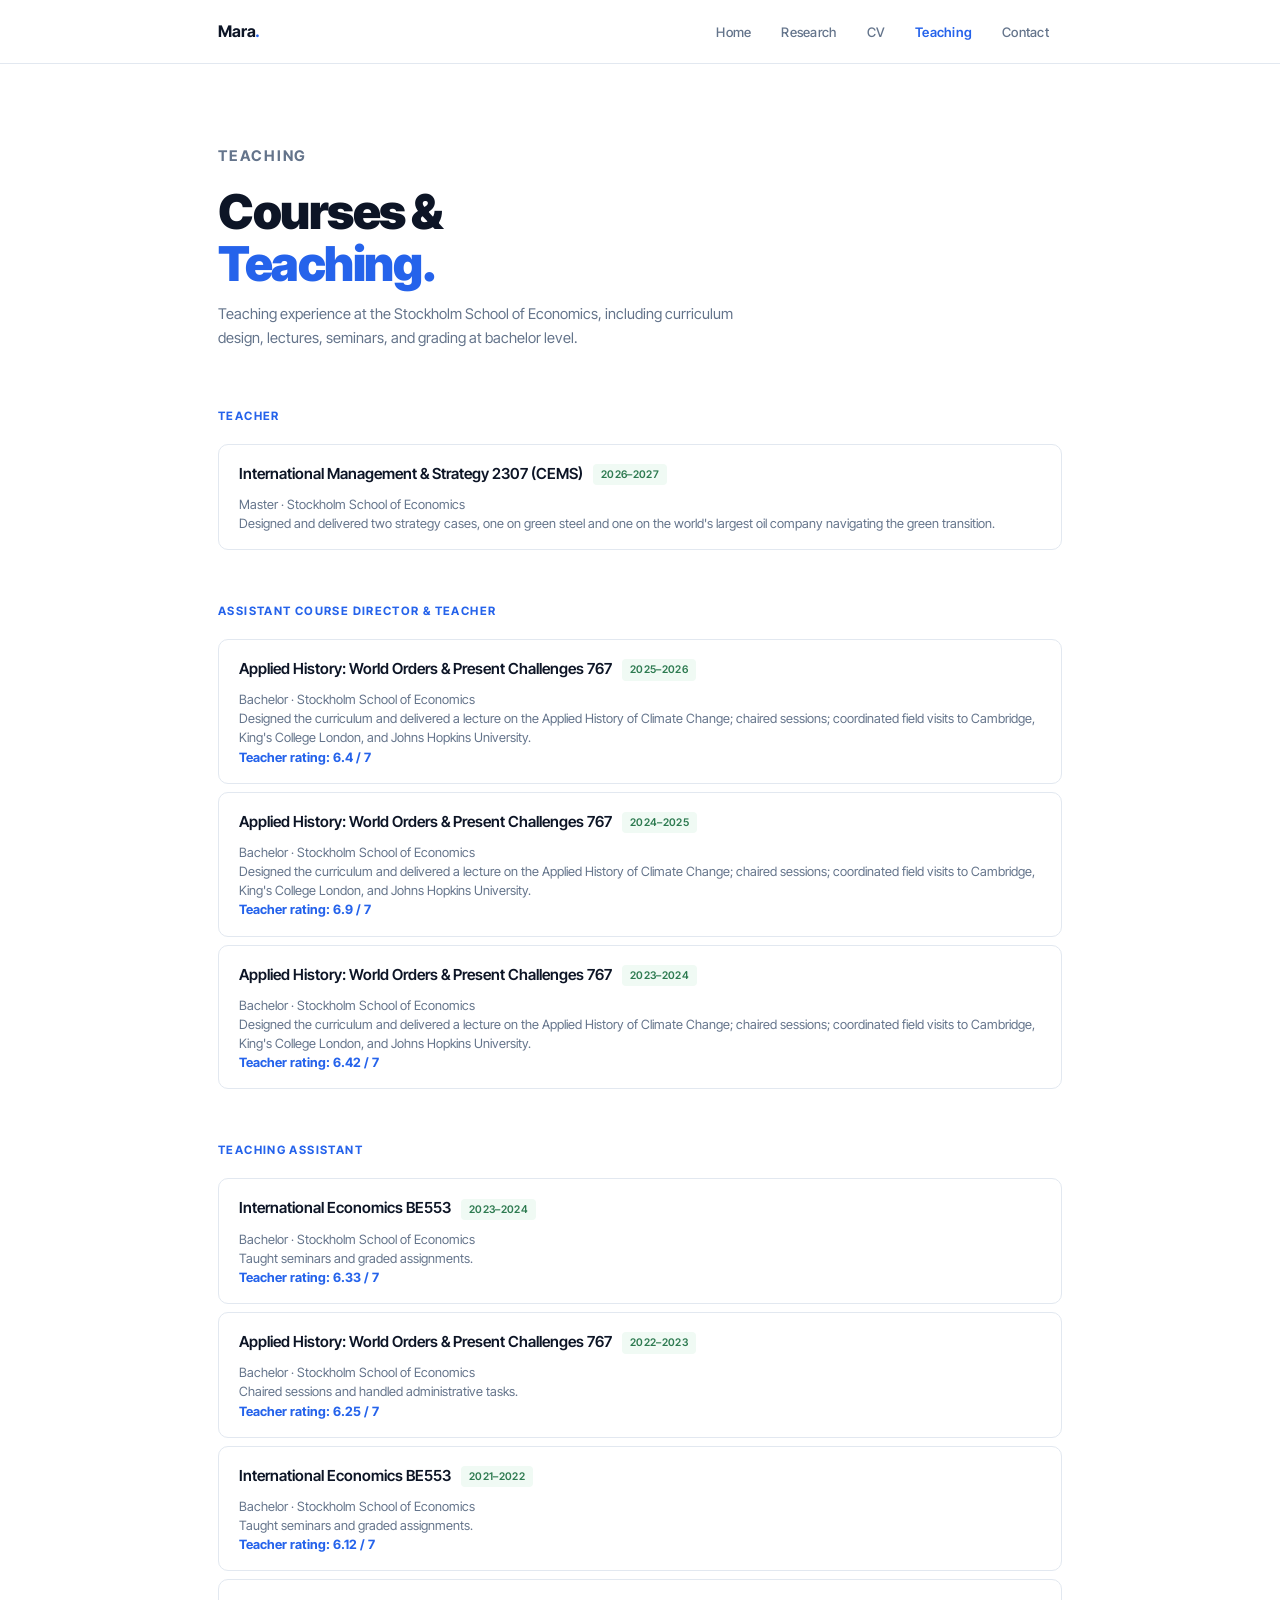
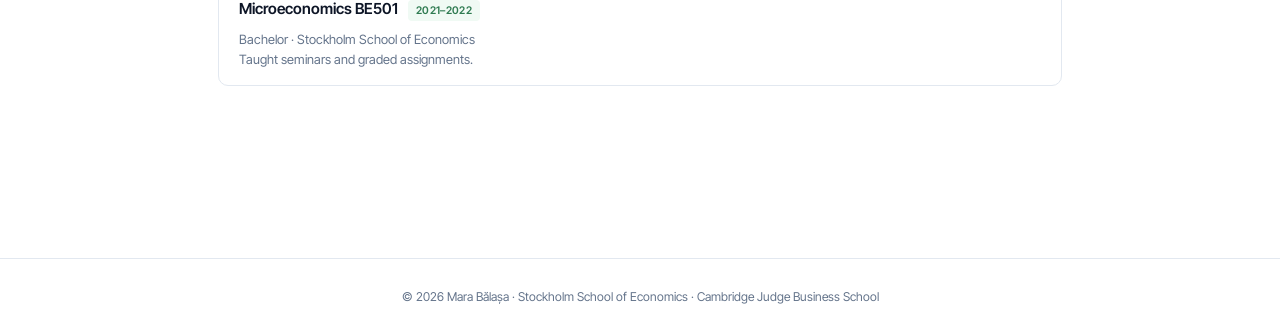
<file: teaching.html>
<!DOCTYPE html>
<html lang="en">
<head>
  <!-- Google Analytics -->
  <script async src="https://www.googletagmanager.com/gtag/js?id=G-THQWLVJSH7"></script>
  <script>
    window.dataLayer = window.dataLayer || [];
    function gtag(){dataLayer.push(arguments);}
    gtag('js', new Date());
    gtag('config', 'G-THQWLVJSH7');
  </script>
  <meta charset="UTF-8" />
  <meta name="viewport" content="width=device-width, initial-scale=1.0" />
  <title>Teaching — Mara Bălașa</title>
  <link rel="stylesheet" href="style.css" />
</head>
<body>

<nav>
  <div class="nav-inner">
    <a class="nav-name" href="index.html">Mara<span>.</span></a>
    <ul class="nav-links">
      <li><a href="index.html">Home</a></li>
      <li><a href="research.html">Research</a></li>
      <li><a href="cv.html">CV</a></li>
      <li><a href="teaching.html" class="active">Teaching</a></li>
      <li><a href="contact.html">Contact</a></li>
    </ul>
  </div>
</nav>

<main>

  <div class="page-heading" data-animate>
    <p class="label">Teaching</p>
    <h1>Courses &amp;<br/><em>Teaching.</em></h1>
    <p>
      Teaching experience at the Stockholm School of Economics, including curriculum design,
      lectures, seminars, and grading at bachelor level.
    </p>
  </div>

  <!-- Teacher -->
  <section class="cv-section" data-animate data-delay="1">
    <p class="label">Teacher</p>

    <div class="course-item">
      <div class="course-name-row">
        <div class="course-name">International Management &amp; Strategy 2307 (CEMS)</div>
        <span class="course-tag">2026–2027</span>
      </div>
      <div class="course-meta">
        Master &middot; Stockholm School of Economics<br/>
        Designed and delivered two strategy cases, one on green steel and one on the world's
        largest oil company navigating the green transition.
      </div>
    </div>
  </section>

  <!-- Assistant Course Director -->
  <section class="cv-section" data-animate data-delay="2">
    <p class="label">Assistant Course Director &amp; Teacher</p>

    <div class="course-item">
      <div class="course-name-row">
        <div class="course-name">Applied History: World Orders &amp; Present Challenges 767</div>
        <span class="course-tag">2025–2026</span>
      </div>
      <div class="course-meta">
        Bachelor &middot; Stockholm School of Economics<br/>
        Designed the curriculum and delivered a lecture on the Applied History of Climate Change;
        chaired sessions; coordinated field visits to Cambridge, King's College London, and
        Johns Hopkins University.<br/>
        <strong style="color:var(--blue);">Teacher rating: 6.4 / 7</strong>
      </div>
    </div>

    <div class="course-item">
      <div class="course-name-row">
        <div class="course-name">Applied History: World Orders &amp; Present Challenges 767</div>
        <span class="course-tag">2024–2025</span>
      </div>
      <div class="course-meta">
        Bachelor &middot; Stockholm School of Economics<br/>
        Designed the curriculum and delivered a lecture on the Applied History of Climate Change;
        chaired sessions; coordinated field visits to Cambridge, King's College London, and
        Johns Hopkins University.<br/>
        <strong style="color:var(--blue);">Teacher rating: 6.9 / 7</strong>
      </div>
    </div>

    <div class="course-item">
      <div class="course-name-row">
        <div class="course-name">Applied History: World Orders &amp; Present Challenges 767</div>
        <span class="course-tag">2023–2024</span>
      </div>
      <div class="course-meta">
        Bachelor &middot; Stockholm School of Economics<br/>
        Designed the curriculum and delivered a lecture on the Applied History of Climate Change;
        chaired sessions; coordinated field visits to Cambridge, King's College London, and
        Johns Hopkins University.<br/>
        <strong style="color:var(--blue);">Teacher rating: 6.42 / 7</strong>
      </div>
    </div>
  </section>

  <!-- Teaching Assistant -->
  <section class="cv-section" data-animate data-delay="3">
    <p class="label">Teaching Assistant</p>

    <div class="course-item">
      <div class="course-name-row">
        <div class="course-name">International Economics BE553</div>
        <span class="course-tag">2023–2024</span>
      </div>
      <div class="course-meta">
        Bachelor &middot; Stockholm School of Economics<br/>
        Taught seminars and graded assignments.<br/>
        <strong style="color:var(--blue);">Teacher rating: 6.33 / 7</strong>
      </div>
    </div>

    <div class="course-item">
      <div class="course-name-row">
        <div class="course-name">Applied History: World Orders &amp; Present Challenges 767</div>
        <span class="course-tag">2022–2023</span>
      </div>
      <div class="course-meta">
        Bachelor &middot; Stockholm School of Economics<br/>
        Chaired sessions and handled administrative tasks.<br/>
        <strong style="color:var(--blue);">Teacher rating: 6.25 / 7</strong>
      </div>
    </div>

    <div class="course-item">
      <div class="course-name-row">
        <div class="course-name">International Economics BE553</div>
        <span class="course-tag">2021–2022</span>
      </div>
      <div class="course-meta">
        Bachelor &middot; Stockholm School of Economics<br/>
        Taught seminars and graded assignments.<br/>
        <strong style="color:var(--blue);">Teacher rating: 6.12 / 7</strong>
      </div>
    </div>

    <div class="course-item">
      <div class="course-name-row">
        <div class="course-name">Microeconomics BE501</div>
        <span class="course-tag">2021–2022</span>
      </div>
      <div class="course-meta">
        Bachelor &middot; Stockholm School of Economics<br/>
        Taught seminars and graded assignments.
      </div>
    </div>
  </section>


</main>

<footer>
  &copy; 2026 Mara Bălașa &middot; Stockholm School of Economics &middot; Cambridge Judge Business School
</footer>

<script src="script.js"></script>
</body>
</html>
</file>
<file: style.css>
/* ============================================================
   Academic Portfolio — Newscatcher-inspired light theme
   ============================================================ */

@import url('https://fonts.googleapis.com/css2?family=Inter+Tight:ital,wght@0,300;0,400;0,500;0,600;0,700;0,800;0,900;1,300;1,400&family=Lora:ital,wght@0,400;0,600;1,400&display=swap');

*, *::before, *::after { box-sizing: border-box; margin: 0; padding: 0; }

:root {
  /* ── koen_papers.css token aliases ── */
  --color-bg:        #ffffff;
  --color-surface:   #ffffff;
  --color-border:    #E2E8F0;
  --color-accent:    #2563EB;
  --color-accent-md: #BFDBFE;
  --color-muted:     #64748B;
  --color-subtle:    #94A3B8;
  --color-text:      #0D1526;
  --font-sans:       'Inter Tight', system-ui, sans-serif;
  --font-serif:      'Lora', Georgia, serif;
  --radius-md:       12px;
  --shadow-lg:       0 10px 40px rgba(15,23,42,0.12);
  --transition:      0.2s ease;
  --nav-h:           64px;
  --container-px:    28px;
  --container-w:     900px;

  /* ── Site tokens ── */
  --bg:          #ffffff;
  --bg-soft:     #F5F8FF;
  --bg-dark:     #0B1628;
  --text:        #0D1526;
  --muted:       #64748B;
  --blue:        #2563EB;
  --blue-dark:   #1D4ED8;
  --blue-light:  #EFF6FF;
  --blue-mid:    #BFDBFE;
  --border:      #E2E8F0;
  --shadow-sm:   0 1px 3px rgba(15,23,42,0.06), 0 1px 2px rgba(15,23,42,0.04);
  --shadow-md:   0 4px 20px rgba(15,23,42,0.08);
  --max:         900px;
  --nav-h:       64px;
}

html { font-size: 16px; scroll-behavior: smooth; }

body {
  font-family: 'Inter Tight', system-ui, sans-serif;
  background: var(--bg);
  color: var(--text);
  line-height: 1.65;
  -webkit-font-smoothing: antialiased;
}

a { color: var(--blue); text-decoration: none; }
a:hover { text-decoration: underline; }

/* ── Scroll animations ───────────────────────────────────── */
[data-animate] {
  opacity: 0;
  transform: translateY(24px);
  transition: opacity 0.6s cubic-bezier(0.16,1,0.3,1),
              transform 0.6s cubic-bezier(0.16,1,0.3,1);
}

[data-animate].is-visible {
  opacity: 1;
  transform: translateY(0);
}

[data-animate][data-delay="1"] { transition-delay: 0.08s; }
[data-animate][data-delay="2"] { transition-delay: 0.16s; }
[data-animate][data-delay="3"] { transition-delay: 0.24s; }
[data-animate][data-delay="4"] { transition-delay: 0.32s; }
[data-animate][data-delay="5"] { transition-delay: 0.40s; }

/* ── Navigation ─────────────────────────────────────────── */
nav {
  position: sticky;
  top: 0;
  z-index: 200;
  height: var(--nav-h);
  background: rgba(255,255,255,0.88);
  backdrop-filter: blur(16px);
  -webkit-backdrop-filter: blur(16px);
  border-bottom: 1px solid var(--border);
}

.nav-inner {
  max-width: var(--max);
  margin: 0 auto;
  padding: 0 28px;
  height: 100%;
  display: flex;
  align-items: center;
  justify-content: space-between;
}

.nav-name {
  font-size: 1rem;
  font-weight: 700;
  color: var(--text);
  text-decoration: none;
  letter-spacing: -0.01em;
}

.nav-name span { color: var(--blue); }

.nav-links {
  list-style: none;
  display: flex;
  gap: 4px;
}

.nav-links a {
  font-size: 0.82rem;
  font-weight: 500;
  letter-spacing: 0.02em;
  color: var(--muted);
  text-decoration: none;
  padding: 6px 13px;
  border-radius: 7px;
  transition: color 0.15s, background 0.15s;
}

.nav-links a:hover { color: var(--text); background: var(--bg-soft); text-decoration: none; }
.nav-links a.active { color: var(--blue); font-weight: 600; }

/* ── Page wrapper ────────────────────────────────────────── */
main {
  max-width: var(--max);
  margin: 0 auto;
  padding: clamp(48px,7vw,80px) 28px clamp(72px,10vw,120px);
}

/* ── Section labels ──────────────────────────────────────── */
.label {
  font-size: 0.72rem;
  font-weight: 700;
  letter-spacing: 0.12em;
  text-transform: uppercase;
  color: var(--blue);
  margin-bottom: 18px;
}

/* ── Divider ─────────────────────────────────────────────── */
.divider {
  height: 1px;
  background: var(--border);
  margin: clamp(40px,6vw,64px) 0;
}

/* ── Hero (home) ─────────────────────────────────────────── */
.hero {
  display: flex;
  gap: clamp(36px,5vw,64px);
  align-items: stretch;
  padding-top: 0;
}

.hero-photo-col {
  flex-shrink: 0;
  display: flex;
  flex-direction: column;
  gap: 20px;
  width: 270px;
  align-self: stretch;
}

.hero-photo-col img {
  width: 270px;
  flex: 1;
  min-height: 0;
  object-fit: cover;
  object-position: top center;
  display: block;
  border-radius: 14px;
  border: 1px solid var(--border);
  box-shadow: var(--shadow-md);
}

.hero-stats {
  display: flex;
  justify-content: space-between;
  align-items: center;
  gap: 0;
  width: 100%;
}

.hero-stats .stat { align-items: center; }

.hero-stats .stat-num { font-size: 1.6rem; }

.hero-stats .stat-label { font-size: 0.62rem; text-align: center; }

.hero-photo .photo-placeholder {
  width: 180px;
  height: 220px;
  border-radius: 14px;
  background: var(--bg-soft);
  border: 1px dashed var(--blue-mid);
  display: flex;
  align-items: center;
  justify-content: center;
  color: var(--muted);
  font-size: 0.72rem;
  letter-spacing: 0.05em;
  text-align: center;
  line-height: 1.8;
}

.hero-text { flex: 1; padding-top: 0; }

/* Animate name letters in */
@keyframes heroFadeUp {
  from { opacity: 0; transform: translateY(20px); }
  to   { opacity: 1; transform: translateY(0); }
}

.hero-text h1 {
  font-size: clamp(2.4rem, 6vw, 3.6rem);
  font-weight: 900;
  line-height: 1.04;
  letter-spacing: -0.03em;
  color: var(--text);
  margin-bottom: 14px;
  animation: heroFadeUp 0.7s cubic-bezier(0.16,1,0.3,1) both;
}

.hero-text h1 em {
  font-style: normal;
  color: var(--blue);
}

.hero-role {
  font-size: 0.9rem;
  font-weight: 500;
  color: var(--muted);
  margin-bottom: 22px;
  line-height: 1.6;
  animation: heroFadeUp 0.7s 0.1s cubic-bezier(0.16,1,0.3,1) both;
}

.hero-bio {
  font-size: 0.95rem;
  color: #374151;
  line-height: 1.75;
  margin-bottom: 28px;
  animation: heroFadeUp 0.7s 0.2s cubic-bezier(0.16,1,0.3,1) both;
}

.hero-bio p + p { margin-top: 12px; }

.hero-links {
  display: flex;
  flex-wrap: wrap;
  gap: 10px;
  animation: heroFadeUp 0.7s 0.3s cubic-bezier(0.16,1,0.3,1) both;
}

/* ── Buttons ─────────────────────────────────────────────── */
.btn {
  display: inline-flex;
  align-items: center;
  gap: 6px;
  font-size: 0.82rem;
  font-weight: 600;
  letter-spacing: 0.01em;
  text-decoration: none;
  padding: 9px 20px;
  border-radius: 8px;
  transition: all 0.18s;
  cursor: pointer;
}

.btn:hover { text-decoration: none; }

.btn-primary,
.btn-ghost {
  background: #fff;
  color: var(--text);
  border: 1.5px solid var(--border);
}

.btn-primary:hover,
.btn-ghost:hover {
  background: var(--blue);
  color: #fff;
  border-color: var(--blue);
  box-shadow: 0 2px 14px rgba(37,99,235,0.25);
  transform: translateY(-1px);
  text-decoration: none;
}

/* ── Publication list ────────────────────────────────────── */
.pub-list { list-style: none; display: flex; flex-direction: column; gap: 1px; }

.pub-item {
  padding: 18px 20px;
  background: #fff;
  border: 1px solid var(--border);
  border-radius: 10px;
  margin-bottom: 8px;
  transition: border-color 0.2s, box-shadow 0.2s, transform 0.2s;
}

.pub-item:hover {
  border-color: var(--blue-mid);
  box-shadow: var(--shadow-md);
  transform: translateY(-2px);
}

.pub-title {
  font-family: var(--font-serif);
  font-size: 17px;
  font-weight: 600;
  font-style: normal;
  color: var(--text);
  line-height: 1.4;
  letter-spacing: -.01em;
  margin-bottom: 5px;
}

.pub-title a { color: inherit; text-decoration: none; }
.pub-title a:hover { color: var(--blue); }

.pub-meta {
  font-size: 0.79rem;
  color: var(--muted);
  margin-bottom: 10px;
}

.pub-links { display: flex; flex-wrap: wrap; gap: 6px; }

.pub-link {
  font-size: 0.7rem;
  font-weight: 600;
  letter-spacing: 0.04em;
  text-transform: uppercase;
  text-decoration: none;
  padding: 3px 10px;
  border-radius: 5px;
  border: 1.5px solid var(--border);
  color: var(--muted);
  transition: all 0.15s;
}

.pub-link:hover {
  color: var(--blue);
  border-color: var(--blue-mid);
  background: var(--blue-light);
  text-decoration: none;
}

.see-all {
  font-size: 0.85rem;
  font-weight: 600;
  color: var(--blue);
  text-decoration: none;
  display: inline-flex;
  align-items: center;
  gap: 4px;
  margin-top: 22px;
  transition: gap 0.2s;
}

.see-all:hover { gap: 8px; text-decoration: none; }

/* ── Year badge ──────────────────────────────────────────── */
.year-badge {
  display: inline-block;
  font-size: 0.7rem;
  font-weight: 700;
  letter-spacing: 0.08em;
  color: var(--blue);
  background: var(--blue-light);
  border: 1px solid var(--blue-mid);
  border-radius: 6px;
  padding: 3px 10px;
  margin-bottom: 12px;
}

.year-group { margin-bottom: 44px; }
.year-label {
  font-size: 0.82rem;
  font-weight: 600;
  color: var(--muted);
  letter-spacing: 0.04em;
}

/* ── Page heading ────────────────────────────────────────── */
.page-heading { margin-bottom: clamp(36px,5vw,56px); }

.page-heading h1 {
  font-size: clamp(2rem,5vw,3rem);
  font-weight: 900;
  letter-spacing: -0.03em;
  line-height: 1.08;
  color: var(--text);
  margin-bottom: 12px;
}

.page-heading h1 em { font-style: normal; color: var(--blue); }

.page-heading p {
  font-size: 0.92rem;
  color: var(--muted);
  max-width: 540px;
  line-height: 1.65;
}

/* ── CV timeline ─────────────────────────────────────────── */
.tl-track {
  position: relative;
  margin-bottom: 52px;
}

/* The continuous vertical black line */
.tl-track::before {
  content: '';
  position: absolute;
  /* year col = 108px, dot col = 24px → dot center at 108+12=120px, offset by half line width (1px) */
  left: 119px;
  top: 0;
  bottom: 0;
  width: 2px;
  background: var(--text);
}

.tl-section-label {
  font-size: 0.72rem;
  font-weight: 700;
  letter-spacing: 0.12em;
  text-transform: uppercase;
  color: var(--blue);
  /* align with content column: 108px year + 24px dot col + 20px body padding-left */
  padding-left: 152px;
  margin-top: 40px;
  margin-bottom: 18px;
  position: relative;
  z-index: 1;
}

.tl-section-label:first-child { margin-top: 0; }

.tl-entry {
  display: grid;
  grid-template-columns: 108px 24px 1fr;
  align-items: start;
  margin-bottom: 26px;
}

.tl-year {
  text-align: right;
  padding-right: 0;
  padding-top: 3px;
  font-size: 0.78rem;
  font-weight: 600;
  color: var(--muted);
  letter-spacing: 0.02em;
  line-height: 1.3;
}

.tl-dot-col {
  display: flex;
  justify-content: center;
  align-items: flex-start;
  padding-top: 5px;
  position: relative;
  z-index: 1;
}

.tl-dot {
  width: 11px;
  height: 11px;
  border-radius: 50%;
  background: var(--blue);
  flex-shrink: 0;
  position: relative;
  z-index: 1;
}

.tl-body {
  padding-left: 20px;
  padding-bottom: 4px;
}

.tl-body h3 {
  font-size: 0.95rem;
  font-weight: 700;
  color: var(--text);
  margin-bottom: 2px;
}

.tl-body p {
  font-size: 0.83rem;
  color: var(--muted);
  line-height: 1.45;
  margin-bottom: 0;
}

@media (max-width: 580px) {
  /* Replace pixel-calculated line with one anchored to the dot column itself */
  .tl-track { overflow: hidden; }
  .tl-track::before { display: none; }
  .tl-dot-col::before {
    content: '';
    position: absolute;
    left: 50%;
    transform: translateX(-50%);
    top: -9999px;
    bottom: -9999px;
    width: 2px;
    background: var(--text);
    z-index: 0;
  }
  .tl-entry { grid-template-columns: 80px 24px 1fr; }
  .tl-section-label { padding-left: 118px; }
  .tl-year { font-size: 0.72rem; }
}

/* ── CV entries ──────────────────────────────────────────── */
.cv-section { margin-bottom: 52px; }
.cv-prior-text { color: var(--muted); font-size: 0.95rem; line-height: 1.7; margin-top: 8px; }

.cv-logos {
  display: flex;
  flex-wrap: wrap;
  align-items: center;
  gap: 32px 40px;
  margin-top: 16px;
}

.cv-logo-item {
  display: flex;
  align-items: center;
  justify-content: center;
}

.cv-logo {
  height: 36px;
  width: auto;
  max-width: 140px;
  object-fit: contain;
  filter: grayscale(100%);
  opacity: 0.6;
  transition: opacity 0.2s, filter 0.2s;
}

.cv-logo:hover {
  filter: grayscale(0%);
  opacity: 1;
}

.cv-logo-lg {
  height: 100px;
}

.cv-logo-md {
  height: 60px;
}

.cv-logo-text-fallback {
  display: none;
}

.cv-logo-name {
  font-size: 0.8rem;
  font-weight: 600;
  color: var(--muted);
  letter-spacing: 0.03em;
  text-transform: uppercase;
  opacity: 0.6;
}

.cv-entry {
  display: flex;
  align-items: center;
  gap: 24px;
  padding: 10px 0;
  border-bottom: 1px solid var(--border);
}

.cv-entry:first-of-type { border-top: 1px solid var(--border); }

.cv-year {
  flex-shrink: 0;
  width: 108px;
  font-size: 0.78rem;
  font-weight: 600;
  color: var(--muted);
  letter-spacing: 0.02em;
}

.cv-body {
  display: flex;
  flex-direction: column;
  justify-content: center;
  gap: 1px;
}

.cv-body h3 {
  font-size: 0.95rem;
  font-weight: 700;
  color: var(--text);
  margin-bottom: 0;
}

.cv-body p {
  font-size: 0.83rem;
  color: var(--muted);
  margin-bottom: 0;
  line-height: 1.4;
}

.cv-body p em { color: var(--blue); font-style: normal; font-weight: 500; }

/* ── Teaching ────────────────────────────────────────────── */
.course-name-row {
  display: flex;
  align-items: center;
  gap: 10px;
  flex-wrap: wrap;
  margin-bottom: 6px;
}

.course-tag {
  font-size: 10.5px;
  font-weight: 600;
  letter-spacing: .03em;
  text-transform: uppercase;
  padding: 2px 8px;
  border-radius: 4px;
  white-space: nowrap;
  background: #F0FAF4;
  color: #2D7A50;
}

.course-item {
  padding: 16px 20px;
  background: #fff;
  border: 1px solid var(--border);
  border-radius: 10px;
  margin-bottom: 8px;
  transition: border-color 0.2s, box-shadow 0.2s;
}

.course-item:hover {
  border-color: var(--blue-mid);
  box-shadow: var(--shadow-sm);
}

.course-name { font-size: 0.95rem; font-weight: 600; color: var(--text); margin-bottom: 3px; }
.course-meta { font-size: 0.8rem; color: var(--muted); line-height: 1.5; }

/* ── Contact ─────────────────────────────────────────────── */
.contact-columns {
  display: grid;
  grid-template-columns: 1fr 1fr;
  gap: 60px;
  align-items: stretch;
}

.contact-columns .contact-block {
  display: flex;
  flex-direction: column;
}

.profile-links {
  display: flex;
  flex-direction: column;
  flex: 1;
}

.profile-link-row {
  display: flex;
  align-items: center;
  gap: 16px;
  padding: 0;
  font-size: 0.9rem;
  color: var(--text);
  text-decoration: none;
  transition: color 0.18s;
  flex: 1;
}

.profile-link-row:hover { text-decoration: none; }

.profile-link-row:hover .profile-link-name {
  color: var(--blue);
}

.profile-icon {
  width: 36px;
  height: 36px;
  flex-shrink: 0;
  display: flex;
  align-items: center;
  justify-content: center;
  background: var(--bg-soft);
  border-radius: 8px;
  color: var(--muted);
  transition: background 0.18s, color 0.18s;
}

.profile-link-row:hover .profile-icon {
  background: var(--blue-light);
  color: var(--blue);
}

.profile-link-name {
  color: var(--muted);
  transition: color 0.18s;
}

.profile-arrow {
  color: var(--blue);
  font-size: 0.85em;
}

@media (max-width: 680px) {
  .contact-columns { grid-template-columns: 1fr; gap: 0; }
}

.contact-block { margin-bottom: 44px; }

.contact-row {
  display: flex;
  align-items: baseline;
  gap: 20px;
  padding: 14px 0;
  border-bottom: 1px solid var(--border);
  font-size: 0.9rem;
}

.contact-row:first-child { border-top: 1px solid var(--border); }

.contact-label {
  width: 140px;
  flex-shrink: 0;
  font-size: 0.72rem;
  font-weight: 700;
  letter-spacing: 0.08em;
  text-transform: uppercase;
  color: var(--muted);
}

/* ── Hero decorative elements (home page) ────────────────── */
@keyframes floatBlob {
  from { transform: translateY(0) scale(1); }
  to   { transform: translateY(-18px) scale(1.04); }
}

.hero-wrap {
  position: relative;
  margin-bottom: clamp(24px,4vw,40px);
}

.hero { position: relative; z-index: 1; }

/* ── Stat strip ──────────────────────────────────────────── */
.stat-strip {
  display: flex;
  gap: 32px;
  flex-wrap: wrap;
  margin-bottom: clamp(40px,6vw,60px);
}

.stat {
  display: flex;
  flex-direction: column;
  gap: 2px;
}

.stat-num {
  font-size: clamp(1.6rem,4vw,2.4rem);
  font-weight: 900;
  letter-spacing: -0.03em;
  color: var(--text);
  line-height: 1;
}

.stat-num em { font-style: normal; color: var(--blue); }

.stat-label {
  font-size: 0.78rem;
  color: var(--muted);
  font-weight: 500;
}

.stat-divider {
  width: 1px;
  background: var(--border);
  align-self: stretch;
}

/* ── Research section card (home page) ───────────────────── */
.research-section {
  background: var(--bg-soft);
  border-radius: 20px;
  padding: clamp(28px,4vw,44px);
  border: 1px solid var(--border);
}

/* ── CV card wrapper ─────────────────────────────────────── */
.cv-card {
  background: var(--bg-soft);
  border: 1px solid var(--border);
  border-radius: 16px;
  padding: clamp(10px,1.5vw,14px);
  margin-bottom: 16px;
}

.cv-card .cv-entry:last-of-type { border-bottom: none; }
.cv-card .cv-entry:first-of-type { border-top: none; }

/* ── CV dark CTA banner ──────────────────────────────────── */
.cv-cta {
  background: var(--bg-dark);
  border-radius: 20px;
  padding: clamp(32px,5vw,52px) clamp(24px,4vw,48px);
  display: flex;
  align-items: center;
  justify-content: space-between;
  gap: 28px;
  flex-wrap: wrap;
  margin-top: clamp(48px,7vw,80px);
  position: relative;
  overflow: hidden;
}

.cv-cta::before {
  content: '';
  position: absolute;
  top: -60px; right: -60px;
  width: 280px; height: 280px;
  border-radius: 50%;
  background: radial-gradient(circle, rgba(37,99,235,0.35) 0%, transparent 65%);
  pointer-events: none;
  animation: floatBlob 9s ease-in-out infinite alternate;
}

.cv-cta::after {
  content: '';
  position: absolute;
  bottom: -40px; left: 80px;
  width: 180px; height: 180px;
  border-radius: 50%;
  background: radial-gradient(circle, rgba(37,99,235,0.18) 0%, transparent 65%);
  pointer-events: none;
  animation: floatBlob 7s 1s ease-in-out infinite alternate;
}

.cv-cta-text { position: relative; z-index: 1; }

.cv-cta-text h2 {
  font-size: clamp(1.3rem,3vw,1.9rem);
  font-weight: 800;
  letter-spacing: -0.02em;
  color: #fff;
  margin-bottom: 8px;
}

.cv-cta-text p {
  font-size: 0.88rem;
  color: rgba(255,255,255,0.55);
  margin: 0;
}

.cv-cta-actions {
  position: relative;
  z-index: 1;
  display: flex;
  gap: 10px;
  flex-wrap: wrap;
}

.btn-white {
  background: #fff;
  color: var(--bg-dark);
  border: 1.5px solid #fff;
  font-size: 0.82rem;
  font-weight: 700;
}

.btn-white:hover {
  background: #F1F5F9;
  border-color: #F1F5F9;
  transform: translateY(-1px);
  text-decoration: none;
}

.btn-outline-white {
  background: transparent;
  color: rgba(255,255,255,0.75);
  border: 1.5px solid rgba(255,255,255,0.2);
  font-size: 0.82rem;
  font-weight: 600;
}

.btn-outline-white:hover {
  background: rgba(255,255,255,0.08);
  color: #fff;
  border-color: rgba(255,255,255,0.4);
  transform: translateY(-1px);
  text-decoration: none;
}

/* ── Container / section helpers ────────────────────────── */
.container {
  max-width: var(--container-w);
  margin-inline: auto;
  padding-inline: var(--container-px);
}

.section {
  padding-block: clamp(48px,7vw,80px);
}

/* ── Footer ──────────────────────────────────────────────── */
footer {
  border-top: 1px solid var(--border);
  padding: 28px;
  text-align: center;
  font-size: 0.76rem;
  color: var(--muted);
}

/* ── Papers (research page) ──────────────────────────────── */
.papers { background: var(--color-bg); }

.papers__filter {
  display: flex;
  gap: 8px;
  margin-bottom: 44px;
  flex-wrap: wrap;
}

.filter-btn {
  padding: 8px 18px;
  border-radius: 100px;
  border: 1.5px solid var(--color-border);
  background: var(--color-surface);
  font-family: var(--font-sans);
  font-size: 13px;
  font-weight: 500;
  color: var(--color-muted);
  cursor: pointer;
  transition: all var(--transition);
}

.filter-btn:hover {
  border-color: var(--color-accent-md);
  color: var(--color-accent);
}

.filter-btn.active {
  background: var(--color-accent);
  border-color: var(--color-accent);
  color: #fff;
}

.papers__grid {
  display: grid;
  grid-template-columns: repeat(auto-fill, minmax(340px, 1fr));
  gap: 24px;
}

.paper-card {
  background: var(--color-surface);
  border: 1px solid var(--color-border);
  border-radius: var(--radius-md);
  padding: 30px 28px;
  display: flex;
  flex-direction: column;
  gap: 14px;
  transition: transform var(--transition), box-shadow var(--transition), border-color var(--transition);
  position: relative;
  overflow: hidden;
}

.paper-card::before {
  content: '';
  position: absolute;
  top: 0; left: 0; right: 0;
  height: 3px;
  background: var(--color-accent);
  transform: scaleX(0);
  transform-origin: left;
  transition: transform var(--transition);
}

.paper-card:hover {
  transform: translateY(-4px);
  box-shadow: var(--shadow-lg);
  border-color: transparent;
}

.paper-card:hover::before { transform: scaleX(1); }

.paper-card[data-hidden] { display: none; }

.paper-card__meta {
  display: flex;
  align-items: center;
  gap: 10px;
  flex-wrap: wrap;
}

.paper-card__venue {
  font-family: var(--font-serif);
  font-style: italic;
  font-size: 13.5px;
  color: var(--color-accent);
  flex: 1;
  min-width: 0;
}

.paper-card__year {
  font-size: 12px;
  font-weight: 600;
  color: var(--color-subtle);
  letter-spacing: .04em;
}

.paper-card__type {
  font-size: 10.5px;
  font-weight: 600;
  letter-spacing: .08em;
  text-transform: uppercase;
  padding: 3px 9px;
  border-radius: 100px;
}

.hero-tags {
  display: flex;
  flex-direction: row;
  flex-wrap: wrap;
  align-items: flex-start;
  gap: 7px;
}

.hero-prior {
  font-size: 0.95rem;
  color: #374151;
  line-height: 1.75;
  margin-top: 12px;
  margin-bottom: 0;
}

.hero-tag {
  font-size: 11px;
  font-weight: 600;
  letter-spacing: 0.02em;
  padding: 4px 12px;
  border-radius: 100px;
}

.hero-tag--policy { background: #EEF4FF; color: #3B6CC8; }
.hero-tag--decarb { background: #EEF4FF; color: #3B6CC8; }
.hero-tag--geo    { background: #EEF4FF; color: #3B6CC8; }
.hero-tag--carbon { background: #EEF4FF; color: #3B6CC8; }

.paper-card__type--journal   { background: #EEF4FF; color: #3B6CC8; }
.paper-card__type--chapter   { background: #F0FAF4; color: #2D7A50; }
.paper-card__type--working   { background: #FFF7ED; color: #B45309; }
.paper-card__type--notebook  { background: #FDF4FF; color: #7E22CE; }

.paper-card__title {
  font-family: var(--font-serif);
  font-size: 17px;
  font-weight: 600;
  line-height: 1.4;
  color: var(--color-text);
  letter-spacing: -.01em;
}

.paper-card__abstract {
  font-size: 13.5px;
  line-height: 1.75;
  color: var(--color-muted);
  display: -webkit-box;
  -webkit-box-orient: vertical;
  -webkit-line-clamp: 4;
  overflow: hidden;
}

.paper-card__authors {
  font-size: 12.5px;
  font-weight: 500;
  color: var(--color-subtle);
  margin-top: auto;
  padding-top: 4px;
}

.paper-card__link {
  display: inline-flex;
  align-items: center;
  gap: 6px;
  font-size: 13px;
  font-weight: 600;
  color: var(--color-accent);
  margin-top: 6px;
  text-decoration: none;
  transition: gap var(--transition), opacity var(--transition);
}

.paper-card__link:hover { gap: 10px; opacity: .8; text-decoration: none; }

/* ── Responsive ──────────────────────────────────────────── */
@media (max-width: 900px) {
  .papers__grid { grid-template-columns: 1fr; }
}

@media (max-width: 580px) {
  .hero { flex-direction: column; gap: 24px; }
  .hero-photo-col { width: 100%; }
  .hero-photo-col img { width: 100%; height: 220px; border-radius: 10px; }
  .cv-entry { grid-template-columns: 1fr; gap: 2px; }
  .nav-links a { padding: 5px 8px; font-size: 0.76rem; }
  .papers__grid { grid-template-columns: 1fr; }
}
</file>
